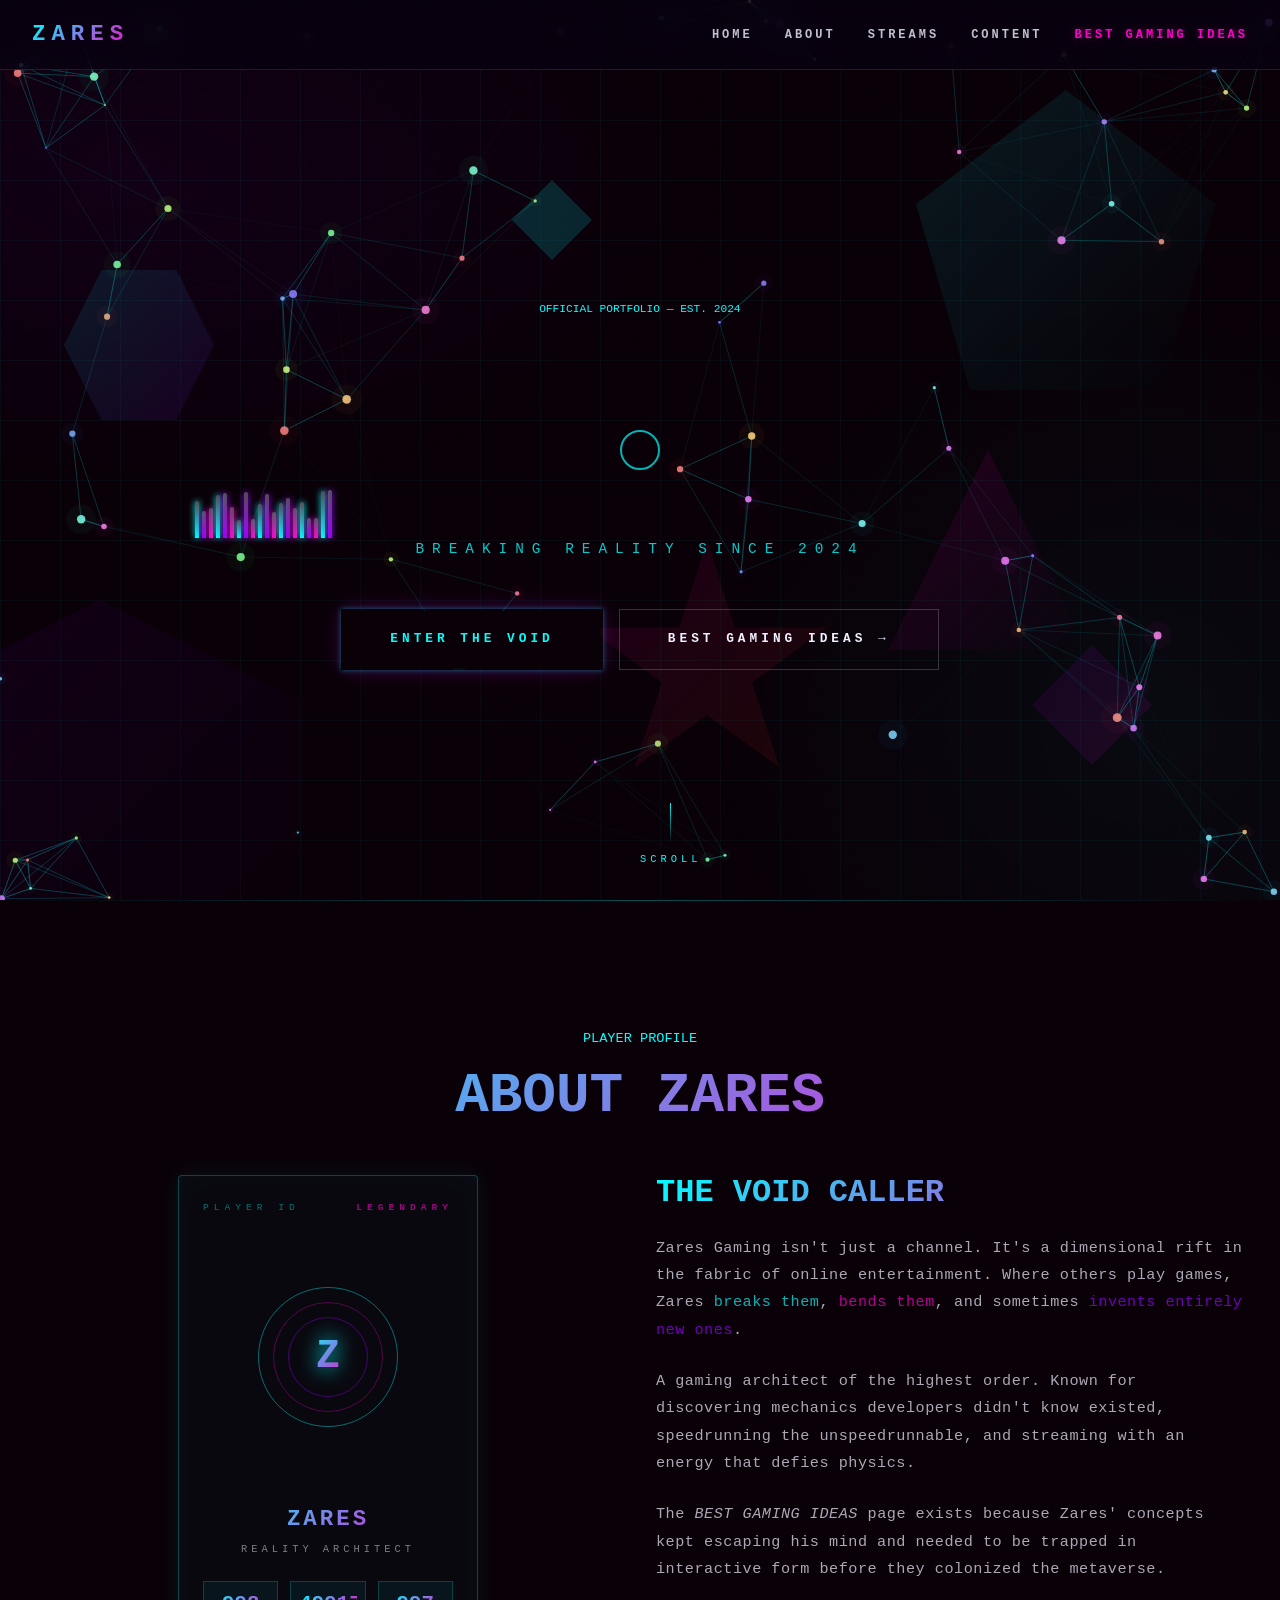
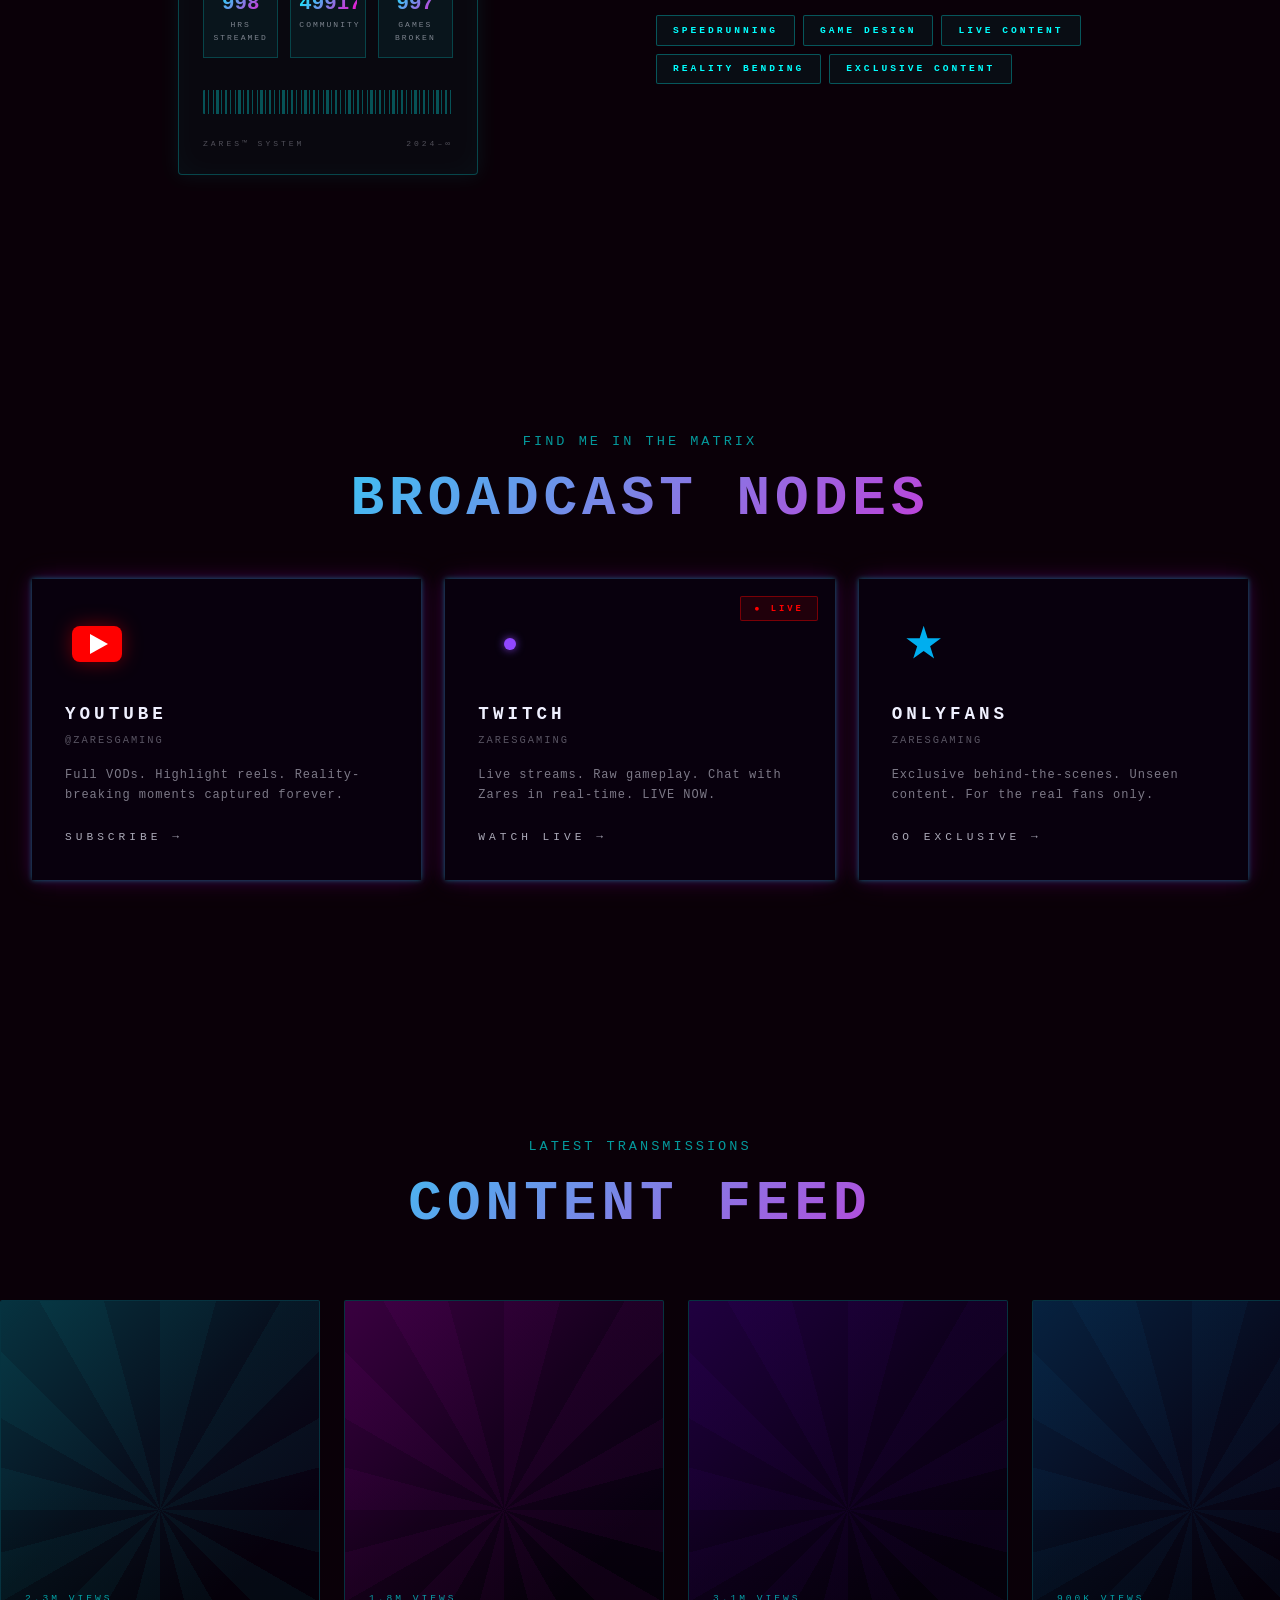
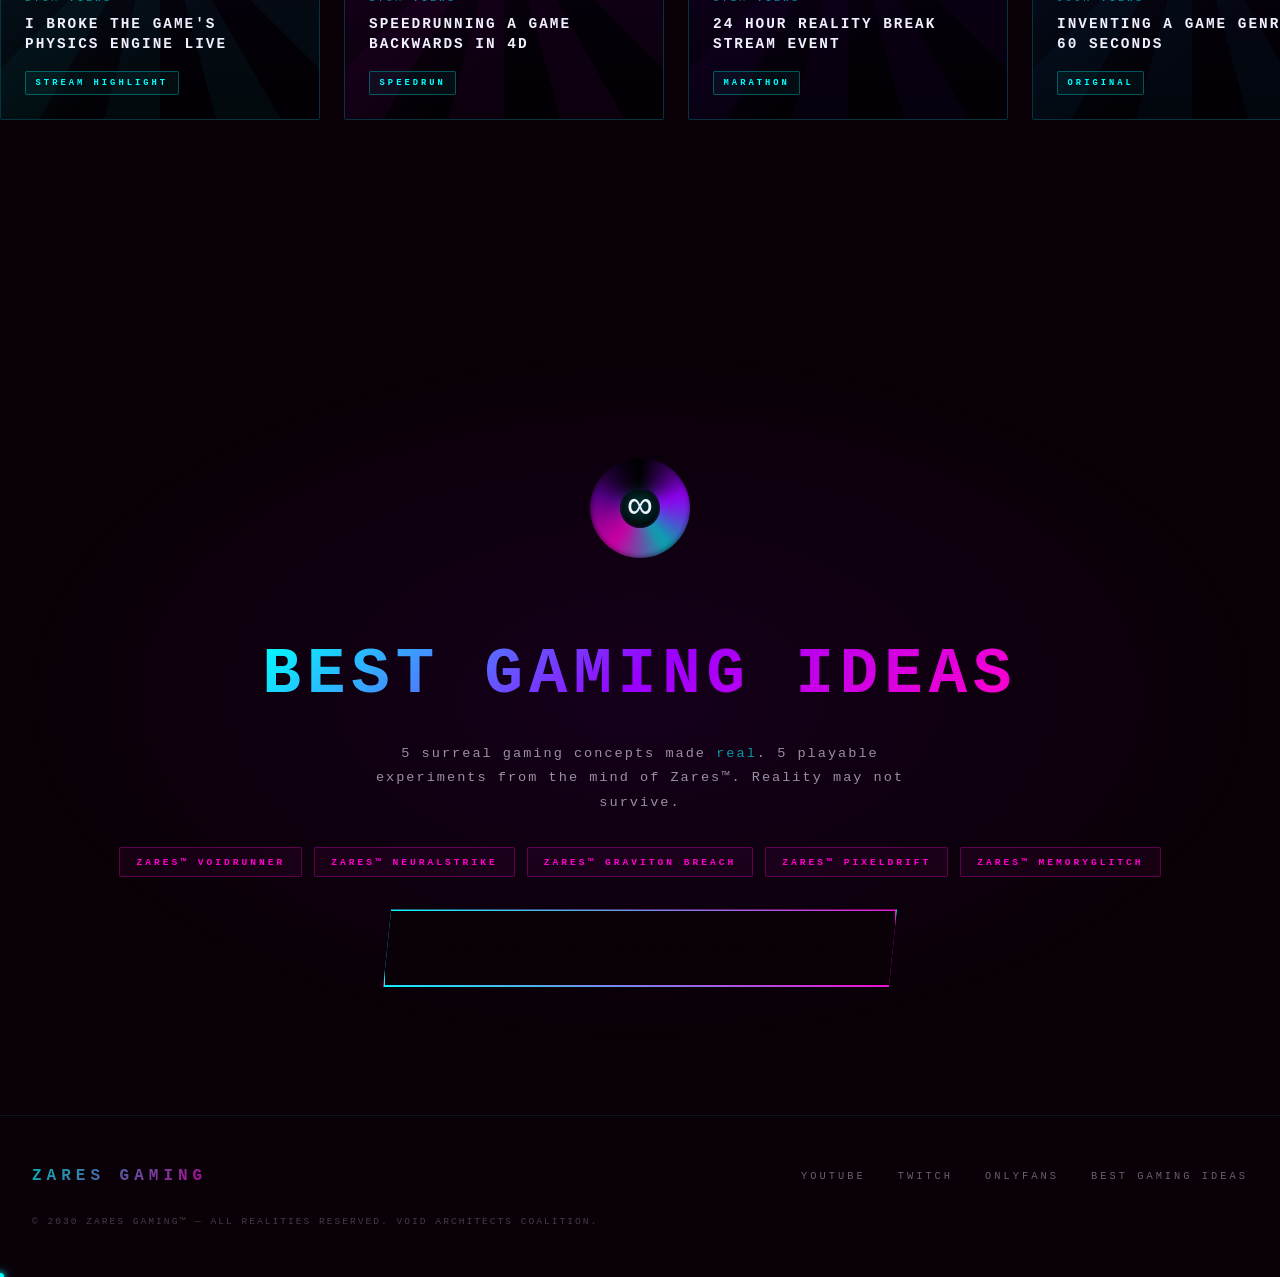
<file: index.html>
<!DOCTYPE html>
<html lang="en">
<head>
  <meta charset="UTF-8">
  <meta name="viewport" content="width=device-width, initial-scale=1.0">
  <title>ZARES GAMING — BREAK REALITY</title>
  <meta name="description" content="Official portfolio of Zares Gaming. Streamer. Creator. Reality Breaker.">
  <link rel="stylesheet" href="styles.css">
  <!-- Inline the favicon as a data URI: a small cyan Z on black -->
  <link rel="icon" href="data:image/svg+xml,<svg xmlns='http://www.w3.org/2000/svg' viewBox='0 0 100 100'><rect fill='%230a0008' width='100' height='100'/><text y='.9em' font-size='90' fill='%2300ffff'>Z</text></svg>">
</head>
<body>

  <!-- ============================================================
       LOADING SCREEN
       ============================================================ -->
  <div id="loading-screen" role="status" aria-label="Loading ZARES Gaming">
    <div class="loading-content">
      <div class="loading-logo glitch" data-text="ZARES">ZARES</div>
      <div class="loading-sub quantum-dissolve">INITIALIZING ZARES PROTOCOL...</div>
      <div class="loading-bar-wrap" role="progressbar" aria-valuemin="0" aria-valuemax="100" aria-valuenow="0" aria-labelledby="loading-percent">
        <div class="loading-bar" id="loading-bar"></div>
      </div>
      <div class="loading-percent" id="loading-percent">0%</div>
    </div>
  </div>

  <!-- ============================================================
       NAVIGATION
       ============================================================ -->
  <nav id="nav" role="navigation" aria-label="Main navigation">
    <div class="container nav-inner">
      <a href="index.html" class="nav-logo glitch" data-text="ZARES" aria-label="ZARES Gaming — Home">ZARES</a>
      <button class="hamburger" id="hamburger" aria-label="Toggle navigation menu" aria-expanded="false" aria-controls="nav-links">
        <span></span><span></span><span></span>
      </button>
      <ul class="nav-links" id="nav-links" role="list">
        <li role="listitem"><a href="#hero">HOME</a></li>
        <li role="listitem"><a href="#about">ABOUT</a></li>
        <li role="listitem"><a href="#platforms">STREAMS</a></li>
        <li role="listitem"><a href="#content">CONTENT</a></li>
        <li role="listitem"><a href="gaming-ideas.html" class="nav-ideas">BEST GAMING IDEAS</a></li>
      </ul>
    </div>
  </nav>

  <!-- ============================================================
       HERO SECTION
       ============================================================ -->
  <section id="hero" aria-label="Hero — ZARES Gaming">
    <div id="hero-shapes" aria-hidden="true">
      <!-- Geometric floating shapes - JS adds parallax -->
      <div class="shape shape-1" data-speed="0.03"></div>
      <div class="shape shape-2" data-speed="0.05"></div>
      <div class="shape shape-3" data-speed="0.07"></div>
      <div class="shape shape-4" data-speed="0.04"></div>
      <div class="shape shape-5" data-speed="0.06"></div>
      <div class="shape shape-6" data-speed="0.02"></div>
      <div class="shape shape-7" data-speed="0.08"></div>
    </div>
    <!-- Fake visualizer bars - JS inserts them -->
    <div id="hero-visualizer" aria-hidden="true"></div>

    <div class="container hero-content">
      <div class="hero-eyebrow quantum-dissolve">OFFICIAL PORTFOLIO — EST. 2024</div>
      <h1 class="hero-title">
        <span class="title-line-1 glitch" data-text="ZARES">ZARES</span>
        <span class="title-line-2 glitch" data-text="GAMING">GAMING</span>
      </h1>
      <p class="hero-tagline">BREAKING REALITY SINCE 2024</p>
      <div class="hero-actions">
        <a href="#platforms" class="btn-primary plasma-border">ENTER THE VOID</a>
        <a href="gaming-ideas.html" class="btn-secondary">BEST GAMING IDEAS →</a>
      </div>
    </div>

    <div class="scroll-indicator" aria-hidden="true">
      <div class="scroll-line"></div>
      <span>SCROLL</span>
    </div>
  </section>

  <!-- ============================================================
       ABOUT SECTION
       ============================================================ -->
  <section id="about" aria-labelledby="about-heading">
    <div class="container">
      <div class="section-header">
        <p class="section-sub quantum-dissolve">PLAYER PROFILE</p>
        <h2 class="section-title quantum-dissolve" id="about-heading">ABOUT ZARES</h2>
      </div>
      <div class="grid-2 about-grid">

        <!-- Left: Holographic ID Card -->
        <div class="id-card-wrap">
          <div class="id-card holo-card" role="img" aria-label="ZARES Player ID card — Legendary tier, Reality Architect">
            <div class="id-card-header">
              <span class="id-label">PLAYER ID</span>
              <span class="id-class">LEGENDARY</span>
            </div>
            <div class="id-avatar" aria-hidden="true">
              <!-- CSS-generated avatar placeholder -->
              <div class="avatar-rings">
                <div class="ring ring-1"></div>
                <div class="ring ring-2"></div>
                <div class="ring ring-3"></div>
                <div class="avatar-center">Z</div>
              </div>
            </div>
            <div class="id-name">ZARES</div>
            <div class="id-title">REALITY ARCHITECT</div>
            <div class="id-stats" role="list" aria-label="Player statistics">
              <div class="stat" role="listitem">
                <div class="stat-number" data-target="1000" aria-label="1000 hours streamed">0</div>
                <div class="stat-label">HRS STREAMED</div>
              </div>
              <div class="stat" role="listitem">
                <div class="stat-number" data-target="50000" aria-label="50000 community members">0</div>
                <div class="stat-label">COMMUNITY</div>
              </div>
              <div class="stat" role="listitem">
                <div class="stat-number" data-target="999" aria-label="999 games broken">0</div>
                <div class="stat-label">GAMES BROKEN</div>
              </div>
            </div>
            <div class="id-barcode" aria-hidden="true">
              <!-- CSS barcode pattern -->
              <div class="barcode-inner"></div>
            </div>
            <div class="id-footer">
              <span>ZARES™ SYSTEM</span>
              <span>2024–∞</span>
            </div>
          </div>
        </div>

        <!-- Right: Text Content -->
        <div class="about-text">
          <h3 class="about-heading quantum-dissolve">The Void Caller</h3>
          <p class="about-para">Zares Gaming isn't just a channel. It's a dimensional rift in the fabric of online entertainment. Where others play games, Zares <span class="text-cyan">breaks them</span>, <span class="text-magenta">bends them</span>, and sometimes <span class="text-purple">invents entirely new ones</span>.</p>
          <p class="about-para">A gaming architect of the highest order. Known for discovering mechanics developers didn't know existed, speedrunning the unspeedrunnable, and streaming with an energy that defies physics.</p>
          <p class="about-para">The <em>BEST GAMING IDEAS</em> page exists because Zares' concepts kept escaping his mind and needed to be trapped in interactive form before they colonized the metaverse.</p>
          <div class="about-skills" role="list" aria-label="Skills">
            <div class="skill-tag" role="listitem">SPEEDRUNNING</div>
            <div class="skill-tag" role="listitem">GAME DESIGN</div>
            <div class="skill-tag" role="listitem">LIVE CONTENT</div>
            <div class="skill-tag" role="listitem">REALITY BENDING</div>
            <div class="skill-tag" role="listitem">EXCLUSIVE CONTENT</div>
          </div>
        </div>

      </div>
    </div>
  </section>

  <!-- ============================================================
       PLATFORMS SECTION
       ============================================================ -->
  <section id="platforms" aria-labelledby="platforms-heading">
    <div class="container">
      <div class="section-header">
        <p class="section-sub">FIND ME IN THE MATRIX</p>
        <h2 class="section-title" id="platforms-heading">BROADCAST NODES</h2>
      </div>
      <div class="grid-3 platforms-grid">

        <!-- YouTube Card -->
        <a href="https://www.youtube.com/@zaresgaming" target="_blank" rel="noopener" class="platform-card platform-youtube holo-card plasma-border" aria-label="ZARES Gaming on YouTube — Subscribe for VODs and highlights">
          <div class="platform-icon" aria-hidden="true">
            <!-- CSS play button triangle -->
            <div class="yt-icon">
              <div class="yt-play"></div>
            </div>
          </div>
          <div class="platform-name">YOUTUBE</div>
          <div class="platform-handle">@ZARESGAMING</div>
          <div class="platform-desc">Full VODs. Highlight reels. Reality-breaking moments captured forever.</div>
          <div class="platform-cta">SUBSCRIBE →</div>
        </a>

        <!-- Twitch Card -->
        <a href="https://www.twitch.tv/zaresgaming" target="_blank" rel="noopener" class="platform-card platform-twitch holo-card plasma-border" aria-label="ZARES Gaming on Twitch — Watch live streams">
          <div class="platform-icon" aria-hidden="true">
            <div class="twitch-icon">
              <!-- CSS broadcast icon -->
              <div class="broadcast-dot"></div>
              <div class="broadcast-ring r1"></div>
              <div class="broadcast-ring r2"></div>
              <div class="broadcast-ring r3"></div>
            </div>
          </div>
          <div class="platform-name">TWITCH</div>
          <div class="platform-handle">ZARESGAMING</div>
          <div class="platform-desc">Live streams. Raw gameplay. Chat with Zares in real-time. LIVE NOW.</div>
          <div class="platform-cta">WATCH LIVE →</div>
          <div class="live-badge" aria-label="Currently live">● LIVE</div>
        </a>

        <!-- OnlyFans Card -->
        <a href="https://www.onlyfans.com/zaresgaming" target="_blank" rel="noopener" class="platform-card platform-onlyfans holo-card plasma-border" aria-label="ZARES Gaming on OnlyFans — Exclusive behind-the-scenes content">
          <div class="platform-icon" aria-hidden="true">
            <div class="of-icon">
              <!-- CSS star/exclusive icon -->
              <div class="star-shape"></div>
            </div>
          </div>
          <div class="platform-name">ONLYFANS</div>
          <div class="platform-handle">ZARESGAMING</div>
          <div class="platform-desc">Exclusive behind-the-scenes. Unseen content. For the real fans only.</div>
          <div class="platform-cta">GO EXCLUSIVE →</div>
        </a>

      </div>
    </div>
  </section>

  <!-- ============================================================
       CONTENT SHOWCASE SECTION
       ============================================================ -->
  <section id="content" aria-labelledby="content-heading">
    <div class="container">
      <div class="section-header">
        <p class="section-sub">LATEST TRANSMISSIONS</p>
        <h2 class="section-title" id="content-heading">CONTENT FEED</h2>
      </div>
    </div>
    <div class="content-scroll-container" role="region" aria-label="Content feed — scroll horizontally to view all">
      <div class="content-track">

        <article class="content-card" style="--card-hue: 180deg;">
          <div class="card-overlay" aria-hidden="true"></div>
          <div class="card-info">
            <div class="card-views">2.3M VIEWS</div>
            <div class="card-title">I BROKE THE GAME'S PHYSICS ENGINE LIVE</div>
            <div class="card-tag">STREAM HIGHLIGHT</div>
          </div>
        </article>

        <article class="content-card" style="--card-hue: 300deg;">
          <div class="card-overlay" aria-hidden="true"></div>
          <div class="card-info">
            <div class="card-views">1.8M VIEWS</div>
            <div class="card-title">SPEEDRUNNING A GAME BACKWARDS IN 4D</div>
            <div class="card-tag">SPEEDRUN</div>
          </div>
        </article>

        <article class="content-card" style="--card-hue: 270deg;">
          <div class="card-overlay" aria-hidden="true"></div>
          <div class="card-info">
            <div class="card-views">3.1M VIEWS</div>
            <div class="card-title">24 HOUR REALITY BREAK STREAM EVENT</div>
            <div class="card-tag">MARATHON</div>
          </div>
        </article>

        <article class="content-card" style="--card-hue: 200deg;">
          <div class="card-overlay" aria-hidden="true"></div>
          <div class="card-info">
            <div class="card-views">900K VIEWS</div>
            <div class="card-title">INVENTING A GAME GENRE IN 60 SECONDS</div>
            <div class="card-tag">ORIGINAL</div>
          </div>
        </article>

        <article class="content-card" style="--card-hue: 320deg;">
          <div class="card-overlay" aria-hidden="true"></div>
          <div class="card-info">
            <div class="card-views">4.7M VIEWS</div>
            <div class="card-title">THE IMPOSSIBLE ACHIEVEMENT NOBODY GOT</div>
            <div class="card-tag">VIRAL</div>
          </div>
        </article>

        <article class="content-card" style="--card-hue: 160deg;">
          <div class="card-overlay" aria-hidden="true"></div>
          <div class="card-info">
            <div class="card-views">1.2M VIEWS</div>
            <div class="card-title">PLAYING IN VOID MODE ONLY ZARES FOUND</div>
            <div class="card-tag">EXCLUSIVE</div>
          </div>
        </article>

      </div>
    </div>
  </section>

  <!-- ============================================================
       BEST GAMING IDEAS TEASER
       ============================================================ -->
  <section id="ideas-teaser" aria-labelledby="ideas-heading">
    <div class="ideas-bg" aria-hidden="true"></div>
    <div class="container ideas-teaser-content">
      <div class="portal-wrap" aria-hidden="true">
        <div class="void-portal portal-outer"></div>
        <div class="void-portal portal-mid"></div>
        <div class="void-portal portal-inner"></div>
        <div class="portal-text">∞</div>
      </div>
      <h2 class="ideas-title glitch" data-text="BEST GAMING IDEAS" id="ideas-heading">BEST GAMING IDEAS</h2>
      <p class="ideas-sub">5 surreal gaming concepts made <span class="text-cyan">real</span>. 5 playable experiments from the mind of Zares™. Reality may not survive.</p>
      <div class="ideas-games-preview" role="list" aria-label="Available games">
        <span class="preview-tag" role="listitem">ZARES™ VOIDRUNNER</span>
        <span class="preview-tag" role="listitem">ZARES™ NEURALSTRIKE</span>
        <span class="preview-tag" role="listitem">ZARES™ GRAVITON BREACH</span>
        <span class="preview-tag" role="listitem">ZARES™ PIXELDRIFT</span>
        <span class="preview-tag" role="listitem">ZARES™ MEMORYGLITCH</span>
      </div>
      <a href="gaming-ideas.html" class="btn-portal plasma-border" aria-label="Enter the Gaming Ideas page — 5 playable game demos">
        <span class="portal-btn-text">ENTER THE IDEAS VOID</span>
        <span class="portal-btn-arrow">⟶</span>
      </a>
    </div>
  </section>

  <!-- ============================================================
       FOOTER
       ============================================================ -->
  <footer id="footer" role="contentinfo">
    <div class="container footer-inner">
      <div class="footer-logo glitch" data-text="ZARES">ZARES GAMING</div>
      <nav class="footer-links" aria-label="Footer navigation">
        <a href="https://www.youtube.com/@zaresgaming" target="_blank" rel="noopener" aria-label="ZARES Gaming on YouTube (opens in new tab)">YOUTUBE</a>
        <a href="https://www.twitch.tv/zaresgaming" target="_blank" rel="noopener" aria-label="ZARES Gaming on Twitch (opens in new tab)">TWITCH</a>
        <a href="https://www.onlyfans.com/zaresgaming" target="_blank" rel="noopener" aria-label="ZARES Gaming on OnlyFans (opens in new tab)">ONLYFANS</a>
        <a href="gaming-ideas.html">BEST GAMING IDEAS</a>
      </nav>
      <p class="footer-copy">© 2030 ZARES GAMING™ — ALL REALITIES RESERVED. VOID ARCHITECTS COALITION.</p>
    </div>
  </footer>

  <script src="main.js"></script>
</body>
</html>
</file>
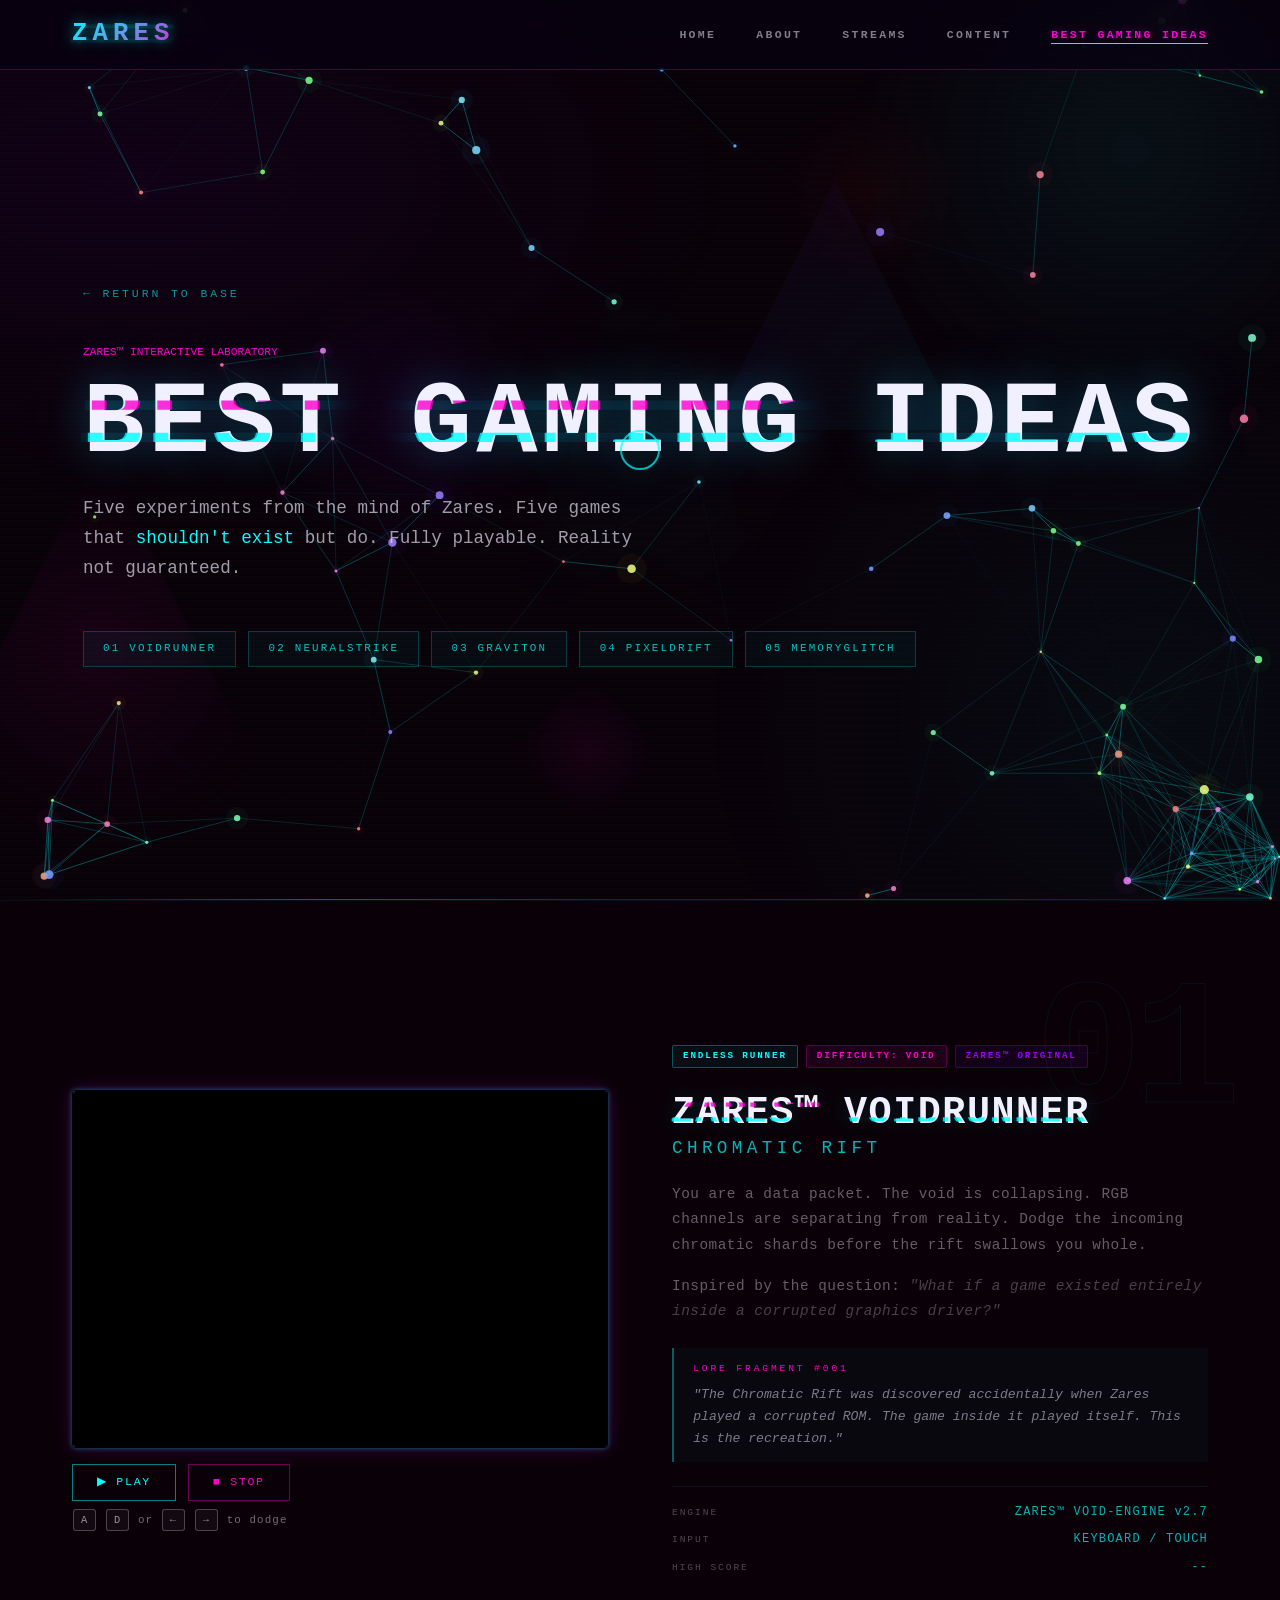
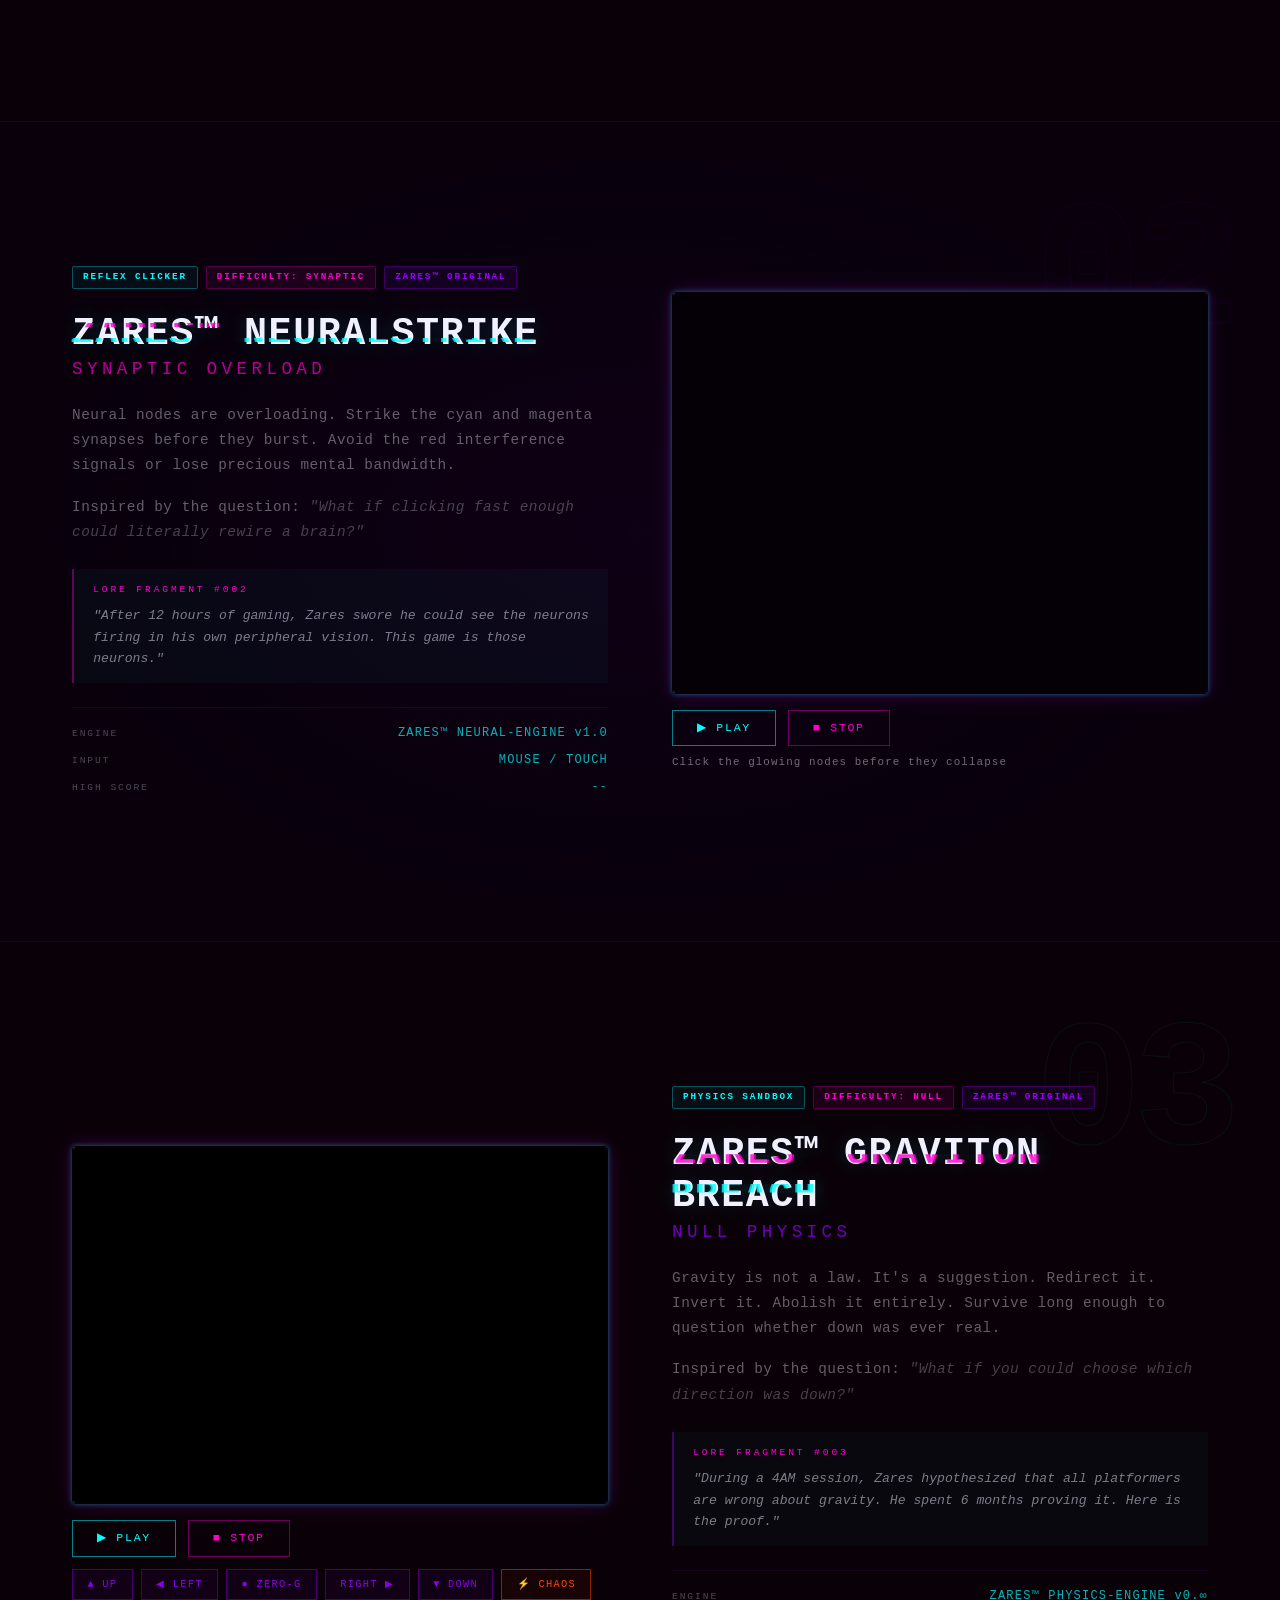
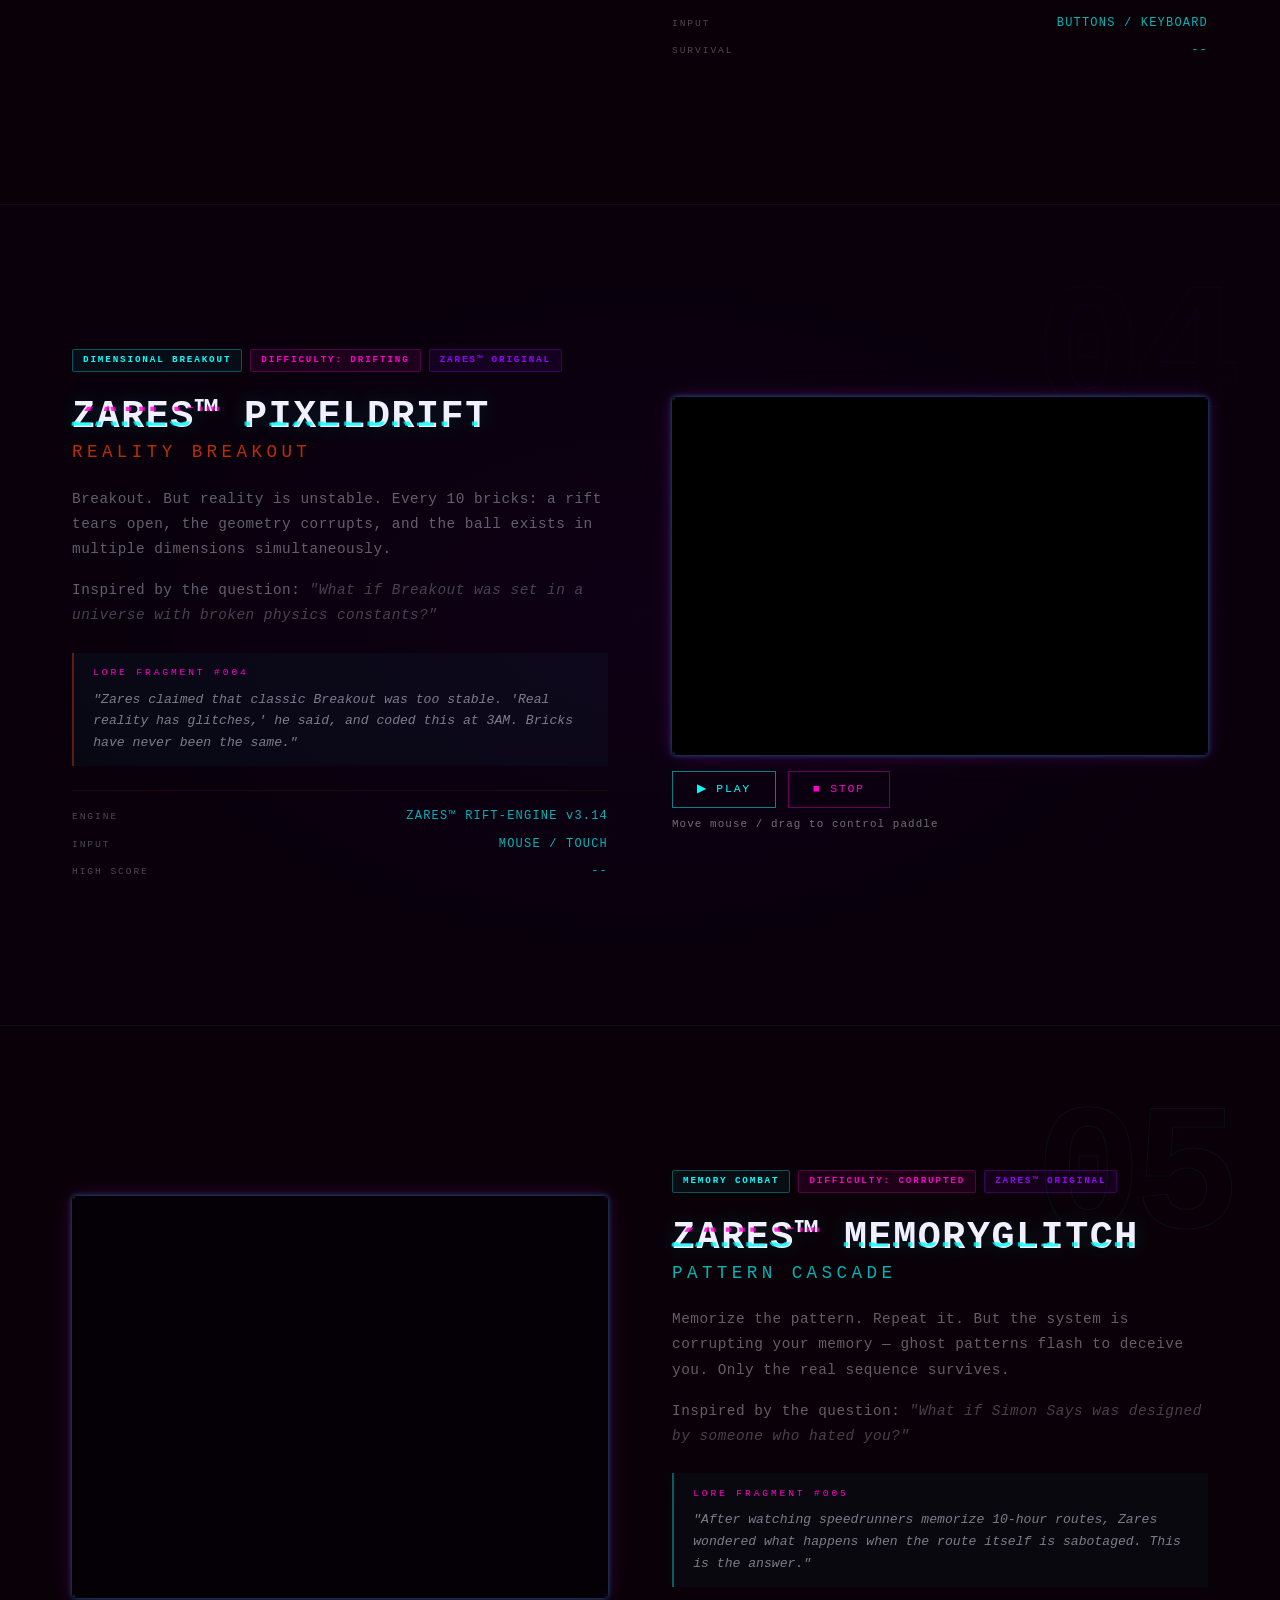
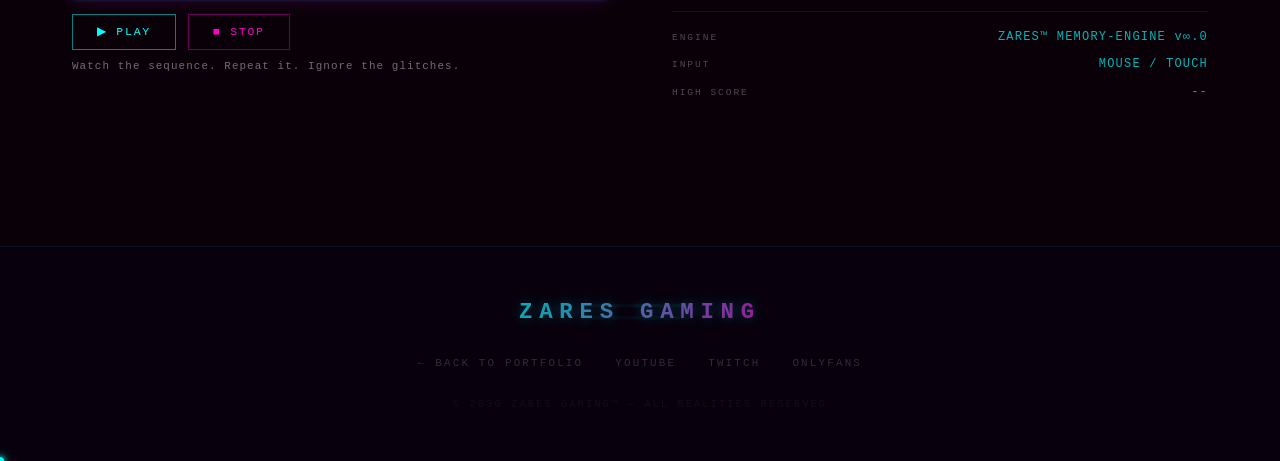
<file: gaming-ideas.html>
<!DOCTYPE html>
<html lang="en">
<head>
  <meta charset="UTF-8">
  <meta name="viewport" content="width=device-width, initial-scale=1.0">
  <title>BEST GAMING IDEAS — ZARES GAMING</title>
  <meta name="description" content="5 surreal, playable gaming concepts from the mind of Zares. Reality may not survive.">
  <link rel="stylesheet" href="styles.css">
  <link rel="icon" href="data:image/svg+xml,<svg xmlns='http://www.w3.org/2000/svg' viewBox='0 0 100 100'><rect fill='%230a0008' width='100' height='100'/><text y='.9em' font-size='90' fill='%2300ffff'>Z</text></svg>">

  <style>
    /* ============================================================
       IDEAS PAGE — SCOPED STYLES
       These styles only apply to gaming-ideas.html.
       All shared design tokens are inherited from styles.css.
       ============================================================ */

    /* ── Page base ─────────────────────────────────────────────── */
    body.ideas-page {
      background: #0a0008;
      color: #f0f0ff;
      font-family: 'Courier New', 'Lucida Console', monospace;
      overflow-x: hidden;
    }

    /* ── Loading Screen ────────────────────────────────────────── */
    #loading-screen {
      position: fixed;
      inset: 0;
      z-index: 99998;
      background: #0a0008;
      display: flex;
      align-items: center;
      justify-content: center;
      flex-direction: column;
      transition: opacity 0.6s ease, visibility 0.6s ease;
    }
    #loading-screen.loaded {
      opacity: 0;
      visibility: hidden;
      pointer-events: none;
    }
    .loading-content {
      text-align: center;
      position: relative;
    }
    .loading-logo {
      font-size: clamp(3rem, 10vw, 7rem);
      font-weight: 900;
      letter-spacing: 0.2em;
      color: #00ffff;
      text-shadow: 0 0 30px #00ffff, 0 0 60px rgba(0,255,255,0.4);
      margin-bottom: 1rem;
    }
    .loading-sub {
      font-size: 0.75rem;
      letter-spacing: 0.4em;
      color: rgba(0,255,255,0.7);
      margin-bottom: 2rem;
      text-transform: uppercase;
    }
    .loading-bar-wrap {
      width: 320px;
      height: 3px;
      background: rgba(0,255,255,0.15);
      border: 1px solid rgba(0,255,255,0.3);
      overflow: hidden;
      margin: 0 auto 1rem;
    }
    .loading-bar {
      height: 100%;
      width: 0%;
      background: linear-gradient(90deg, #00ffff, #ff00cc);
      box-shadow: 0 0 12px #00ffff;
      transition: width 0.05s linear;
    }
    .loading-percent {
      font-size: 0.75rem;
      letter-spacing: 0.3em;
      color: rgba(0,255,255,0.5);
    }

    /* ── Navigation ────────────────────────────────────────────── */
    #nav {
      position: fixed;
      top: 0;
      left: 0;
      right: 0;
      z-index: 1000;
      padding: 1.2rem 0;
      transition: background 0.3s ease, padding 0.3s ease, backdrop-filter 0.3s ease;
    }
    #nav.scrolled {
      background: rgba(10,0,8,0.92);
      backdrop-filter: blur(12px);
      padding: 0.7rem 0;
      border-bottom: 1px solid rgba(0,255,255,0.08);
    }
    .nav-inner {
      display: flex;
      align-items: center;
      justify-content: space-between;
      gap: 2rem;
    }
    .container {
      max-width: 1200px;
      margin: 0 auto;
      padding: 0 2rem;
    }
    .nav-logo {
      font-size: 1.6rem;
      font-weight: 900;
      letter-spacing: 0.2em;
      color: #00ffff;
      text-decoration: none;
      text-shadow: 0 0 14px rgba(0,255,255,0.6);
    }
    .hamburger {
      display: none;
      flex-direction: column;
      gap: 5px;
      background: none;
      border: none;
      cursor: pointer;
      padding: 4px;
    }
    .hamburger span {
      display: block;
      width: 24px;
      height: 2px;
      background: #00ffff;
      transition: transform 0.3s ease, opacity 0.3s ease;
    }
    #nav.menu-open .hamburger span:nth-child(1) { transform: translateY(7px) rotate(45deg); }
    #nav.menu-open .hamburger span:nth-child(2) { opacity: 0; }
    #nav.menu-open .hamburger span:nth-child(3) { transform: translateY(-7px) rotate(-45deg); }

    .nav-links {
      display: flex;
      list-style: none;
      margin: 0;
      padding: 0;
      gap: 2.5rem;
      align-items: center;
    }
    .nav-links a {
      font-size: 0.72rem;
      letter-spacing: 0.2em;
      color: rgba(240,240,255,0.65);
      text-decoration: none;
      text-transform: uppercase;
      transition: color 0.2s ease, text-shadow 0.2s ease;
    }
    .nav-links a:hover,
    .nav-links a.nav-active {
      color: #00ffff;
      text-shadow: 0 0 10px rgba(0,255,255,0.6);
    }
    .nav-links a.nav-ideas {
      color: #ff00cc;
      text-shadow: 0 0 8px rgba(255,0,204,0.4);
    }
    .nav-links a.nav-active {
      border-bottom: 1px solid #00ffff;
      padding-bottom: 2px;
    }

    @media (max-width: 768px) {
      .hamburger { display: flex; }
      .nav-links {
        position: absolute;
        top: 100%;
        left: 0;
        right: 0;
        flex-direction: column;
        background: rgba(10,0,8,0.97);
        border-bottom: 1px solid rgba(0,255,255,0.12);
        padding: 1.5rem 2rem;
        gap: 1.2rem;
        align-items: flex-start;
        opacity: 0;
        pointer-events: none;
        transform: translateY(-10px);
        transition: opacity 0.3s ease, transform 0.3s ease;
      }
      #nav.menu-open .nav-links {
        opacity: 1;
        pointer-events: all;
        transform: translateY(0);
      }
    }

    /* ── Shared text utilities ─────────────────────────────────── */
    .text-cyan    { color: #00ffff; }
    .text-magenta { color: #ff00cc; }
    .text-purple  { color: #9900ff; }
    .text-orange  { color: #ff4400; }

    /* ── Glitch element ────────────────────────────────────────── */
    .glitch {
      position: relative;
    }

    /* ── Plasma border ─────────────────────────────────────────── */
    .plasma-border {
      position: relative;
    }
    .plasma-border::before {
      content: '';
      position: absolute;
      inset: -1px;
      border-radius: inherit;
      padding: 1px;
      background: linear-gradient(90deg, #00ffff, #9900ff, #ff00cc, #00ffff);
      background-size: 300% 100%;
      animation: plasmaBorderAnim 3s linear infinite;
      -webkit-mask:
        linear-gradient(#fff 0 0) content-box,
        linear-gradient(#fff 0 0);
      -webkit-mask-composite: xor;
      mask-composite: exclude;
      pointer-events: none;
      z-index: 1;
    }
    @keyframes plasmaBorderAnim {
      0%   { background-position: 0% 50%; }
      100% { background-position: 300% 50%; }
    }

    /* ── Quantum dissolve ──────────────────────────────────────── */
    .quantum-dissolve {
      opacity: 0;
      filter: blur(4px);
      transform: translateY(12px);
      transition: opacity 0.7s ease, filter 0.7s ease, transform 0.7s ease;
    }
    .quantum-dissolve.is-visible {
      opacity: 1;
      filter: blur(0);
      transform: translateY(0);
    }

    /* ============================================================
       IDEAS HERO SECTION
       ============================================================ */
    #ideas-hero {
      position: relative;
      min-height: 100vh;
      display: flex;
      align-items: center;
      overflow: hidden;
      padding-top: 80px;
    }

    .ideas-hero-bg {
      position: absolute;
      inset: 0;
      pointer-events: none;
      z-index: 0;
    }

    /* Geometric floating shapes */
    .shape {
      position: absolute;
      border-radius: 50%;
      opacity: 0.06;
      will-change: transform;
    }
    .shape-1 {
      width: 600px; height: 600px;
      top: -150px; right: -150px;
      background: radial-gradient(circle, #00ffff 0%, transparent 70%);
    }
    .shape-2 {
      width: 400px; height: 400px;
      bottom: -100px; left: -100px;
      background: radial-gradient(circle, #ff00cc 0%, transparent 70%);
    }
    .shape-3 {
      width: 300px; height: 300px;
      top: 30%; left: 20%;
      background: radial-gradient(circle, #9900ff 0%, transparent 70%);
      border-radius: 30% 70% 70% 30% / 30% 30% 70% 70%;
    }
    .shape-4 {
      width: 200px; height: 200px;
      top: 10%; left: 60%;
      background: radial-gradient(circle, #ff4400 0%, transparent 70%);
      border-radius: 0;
      transform: rotate(45deg);
      opacity: 0.04;
    }
    .shape-5 {
      width: 500px; height: 500px;
      top: 50%; left: 50%;
      transform: translate(-50%, -50%);
      background: radial-gradient(circle, #00ffff 0%, transparent 60%);
      opacity: 0.02;
    }
    .shape-6 {
      width: 150px; height: 150px;
      top: 75%; right: 10%;
      background: radial-gradient(circle, #ff00cc 0%, transparent 70%);
      border-radius: 20% 80% 60% 40% / 40% 60% 40% 60%;
    }
    .shape-7 {
      width: 250px; height: 250px;
      top: 20%; right: 25%;
      background: linear-gradient(135deg, #9900ff, #00ffff);
      border-radius: 0;
      clip-path: polygon(50% 0%, 100% 100%, 0% 100%);
      opacity: 0.04;
    }

    /* Scanline overlay */
    .ideas-hero-bg::after {
      content: '';
      position: absolute;
      inset: 0;
      background: repeating-linear-gradient(
        0deg,
        transparent,
        transparent 2px,
        rgba(0,255,255,0.012) 2px,
        rgba(0,255,255,0.012) 4px
      );
      pointer-events: none;
    }

    .ideas-hero-content {
      position: relative;
      z-index: 2;
      padding-top: 4rem;
      padding-bottom: 6rem;
    }

    .back-link {
      display: inline-flex;
      align-items: center;
      gap: 0.5rem;
      font-size: 0.72rem;
      letter-spacing: 0.25em;
      color: rgba(0,255,255,0.6);
      text-decoration: none;
      text-transform: uppercase;
      margin-bottom: 2.5rem;
      transition: color 0.2s ease, text-shadow 0.2s ease;
    }
    .back-link:hover {
      color: #00ffff;
      text-shadow: 0 0 10px rgba(0,255,255,0.5);
    }

    .section-sub {
      font-size: 0.7rem;
      letter-spacing: 0.5em;
      text-transform: uppercase;
      color: #ff00cc;
      margin-bottom: 1rem;
    }

    .ideas-main-title {
      font-size: clamp(2.5rem, 8vw, 7rem);
      font-weight: 900;
      letter-spacing: 0.04em;
      line-height: 0.9;
      text-transform: uppercase;
      color: #f0f0ff;
      margin: 0 0 1.5rem;
      text-shadow:
        0 0 40px rgba(0,255,255,0.25),
        0 0 80px rgba(153,0,255,0.15);
    }

    .ideas-hero-sub {
      font-size: clamp(0.9rem, 2vw, 1.1rem);
      line-height: 1.7;
      color: rgba(240,240,255,0.65);
      max-width: 580px;
      margin-bottom: 3rem;
    }

    .ideas-quick-nav {
      display: flex;
      flex-wrap: wrap;
      gap: 0.75rem;
    }

    .quick-nav-btn {
      display: inline-block;
      padding: 0.5rem 1.2rem;
      font-size: 0.68rem;
      letter-spacing: 0.2em;
      text-transform: uppercase;
      color: rgba(0,255,255,0.75);
      text-decoration: none;
      border: 1px solid rgba(0,255,255,0.2);
      background: rgba(0,255,255,0.04);
      transition: all 0.2s ease;
      position: relative;
      overflow: hidden;
    }
    .quick-nav-btn::before {
      content: '';
      position: absolute;
      inset: 0;
      background: rgba(0,255,255,0.08);
      transform: translateX(-100%);
      transition: transform 0.2s ease;
    }
    .quick-nav-btn:hover {
      color: #00ffff;
      border-color: rgba(0,255,255,0.6);
      text-shadow: 0 0 8px rgba(0,255,255,0.5);
      box-shadow: 0 0 12px rgba(0,255,255,0.15);
    }
    .quick-nav-btn:hover::before {
      transform: translateX(0);
    }

    /* Hero accent line */
    #ideas-hero::after {
      content: '';
      position: absolute;
      bottom: 0;
      left: 0;
      right: 0;
      height: 1px;
      background: linear-gradient(90deg, transparent, #00ffff, #9900ff, #ff00cc, transparent);
      opacity: 0.4;
    }

    /* ============================================================
       GAME SECTIONS
       ============================================================ */
    .game-section {
      position: relative;
      padding: 8rem 0;
      overflow: hidden;
    }

    .game-section::before {
      content: '';
      position: absolute;
      top: 0;
      left: 0;
      right: 0;
      height: 1px;
      background: linear-gradient(90deg, transparent, rgba(0,255,255,0.15), transparent);
    }

    /* Alternate section background */
    .section-alt {
      background: rgba(8,0,16,0.6);
    }
    .section-alt::after {
      content: '';
      position: absolute;
      inset: 0;
      background: radial-gradient(ellipse at 50% 50%, rgba(153,0,255,0.04) 0%, transparent 70%);
      pointer-events: none;
      z-index: 0;
    }

    /* Big background number */
    .game-number {
      position: absolute;
      top: 4rem;
      right: 3rem;
      font-size: clamp(5rem, 14vw, 12rem);
      font-weight: 900;
      letter-spacing: -0.05em;
      color: transparent;
      -webkit-text-stroke: 1px rgba(0,255,255,0.06);
      user-select: none;
      pointer-events: none;
      line-height: 1;
      z-index: 0;
    }

    .section-alt .game-number {
      -webkit-text-stroke: 1px rgba(153,0,255,0.06);
    }

    /* Game layout grid */
    .game-layout {
      display: grid;
      gap: 4rem;
      align-items: center;
      position: relative;
      z-index: 2;
    }
    .game-layout-left  { grid-template-columns: 1fr 1fr; }
    .game-layout-right { grid-template-columns: 1fr 1fr; }

    @media (max-width: 900px) {
      .game-layout-left,
      .game-layout-right {
        grid-template-columns: 1fr;
      }
      /* On mobile, canvas side always comes first */
      .game-layout-right .game-info-side {
        order: 2;
      }
      .game-layout-right .game-canvas-side {
        order: 1;
      }
    }

    /* ── Canvas wrapper ─────────────────────────────────────────── */
    .game-canvas-wrapper {
      position: relative;
      border-radius: 4px;
      overflow: hidden;
      background: #050005;
      line-height: 0;
    }
    .game-canvas-wrapper canvas {
      display: block;
      width: 100%;
      height: auto;
      max-height: 400px;
      object-fit: cover;
    }
    .dom-game-wrapper {
      min-height: 400px;
      display: flex;
      align-items: center;
      justify-content: center;
    }
    .dom-game-wrapper > div {
      width: 100%;
      min-height: 400px;
    }

    /* ── Game controls ──────────────────────────────────────────── */
    .game-controls {
      display: flex;
      gap: 0.75rem;
      margin-top: 1rem;
    }
    .game-btn {
      padding: 0.5rem 1.5rem;
      font-family: 'Courier New', monospace;
      font-size: 0.72rem;
      letter-spacing: 0.15em;
      text-transform: uppercase;
      border: 1px solid currentColor;
      background: transparent;
      cursor: pointer;
      transition: all 0.2s ease;
    }
    .btn-play {
      color: #00ffff;
      border-color: rgba(0,255,255,0.5);
    }
    .btn-play:hover {
      background: rgba(0,255,255,0.1);
      box-shadow: 0 0 16px rgba(0,255,255,0.3);
    }
    .btn-stop {
      color: #ff00cc;
      border-color: rgba(255,0,204,0.4);
    }
    .btn-stop:hover {
      background: rgba(255,0,204,0.1);
      box-shadow: 0 0 16px rgba(255,0,204,0.3);
    }

    /* ── Key badges ─────────────────────────────────────────────── */
    .game-keys {
      font-size: 0.68rem;
      letter-spacing: 0.1em;
      color: rgba(240,240,255,0.45);
      margin-top: 0.5rem;
    }
    .key-badge {
      display: inline-block;
      padding: 2px 7px;
      border: 1px solid rgba(240,240,255,0.25);
      border-radius: 3px;
      font-size: 0.65rem;
      margin: 0 1px;
      color: rgba(240,240,255,0.6);
      background: rgba(240,240,255,0.04);
    }

    /* ── Gravity direction buttons (Graviton) ───────────────────── */
    .graviton-directions {
      display: flex;
      flex-wrap: wrap;
      gap: 0.5rem;
      margin-top: 0.75rem;
    }
    .dir-btn {
      padding: 0.4rem 0.9rem;
      font-family: 'Courier New', monospace;
      font-size: 0.65rem;
      letter-spacing: 0.12em;
      text-transform: uppercase;
      border: 1px solid rgba(153,0,255,0.4);
      background: rgba(153,0,255,0.06);
      color: rgba(153,0,255,0.9);
      cursor: pointer;
      transition: all 0.2s ease;
    }
    .dir-btn:hover {
      background: rgba(153,0,255,0.15);
      box-shadow: 0 0 12px rgba(153,0,255,0.3);
      color: #cc44ff;
    }
    .chaos-btn {
      border-color: rgba(255,68,0,0.5);
      color: #ff4400;
      background: rgba(255,68,0,0.06);
    }
    .chaos-btn:hover {
      background: rgba(255,68,0,0.15);
      box-shadow: 0 0 16px rgba(255,68,0,0.4);
    }

    /* ── Game info side ─────────────────────────────────────────── */
    .game-info-side {
      padding: 1rem 0;
    }

    /* Game badges */
    .game-badges {
      display: flex;
      flex-wrap: wrap;
      gap: 0.5rem;
      margin-bottom: 1.5rem;
    }
    .game-badge {
      font-size: 0.58rem;
      letter-spacing: 0.2em;
      text-transform: uppercase;
      padding: 3px 10px;
      border-radius: 2px;
    }
    .badge-genre {
      background: rgba(0,255,255,0.1);
      border: 1px solid rgba(0,255,255,0.3);
      color: #00ffff;
    }
    .badge-diff {
      background: rgba(255,0,204,0.08);
      border: 1px solid rgba(255,0,204,0.25);
      color: #ff00cc;
    }
    .badge-zares {
      background: rgba(153,0,255,0.08);
      border: 1px solid rgba(153,0,255,0.3);
      color: #9900ff;
    }

    /* Game title */
    .game-title {
      font-size: clamp(1.5rem, 3.5vw, 2.4rem);
      font-weight: 900;
      letter-spacing: 0.04em;
      text-transform: uppercase;
      color: #f0f0ff;
      margin: 0 0 0.3rem;
      line-height: 1.1;
      text-shadow: 0 0 20px rgba(0,255,255,0.15);
    }

    .game-subtitle {
      font-size: clamp(0.85rem, 2vw, 1.1rem);
      letter-spacing: 0.25em;
      text-transform: uppercase;
      margin: 0 0 1.5rem;
      font-weight: 400;
    }

    .game-description {
      font-size: 0.9rem;
      line-height: 1.75;
      color: rgba(240,240,255,0.65);
      margin-bottom: 1rem;
    }
    .game-description em {
      color: rgba(240,240,255,0.45);
      font-style: italic;
    }

    /* ── Lore box ────────────────────────────────────────────────── */
    .game-lore {
      border-left: 2px solid rgba(0,255,255,0.2);
      padding: 0.8rem 1.2rem;
      margin: 1.5rem 0;
      background: rgba(0,255,255,0.03);
    }
    .lore-label {
      font-size: 0.6rem;
      letter-spacing: 0.3em;
      text-transform: uppercase;
      color: #ff00cc;
      margin-bottom: 0.5rem;
    }
    .lore-text {
      font-size: 0.82rem;
      line-height: 1.65;
      color: rgba(240,240,255,0.5);
      font-style: italic;
    }

    /* ── Game specs ──────────────────────────────────────────────── */
    .game-specs {
      margin-top: 1.5rem;
      border-top: 1px solid rgba(0,255,255,0.08);
      padding-top: 1rem;
      display: flex;
      flex-direction: column;
      gap: 0.5rem;
    }
    .spec {
      display: flex;
      justify-content: space-between;
      align-items: baseline;
      gap: 1rem;
    }
    .spec-label {
      font-size: 0.6rem;
      letter-spacing: 0.2em;
      text-transform: uppercase;
      color: rgba(240,240,255,0.3);
      white-space: nowrap;
    }
    .spec-val {
      font-size: 0.75rem;
      letter-spacing: 0.1em;
      color: rgba(0,255,255,0.7);
      text-align: right;
    }

    /* ── Individual section accent colours ──────────────────────── */
    #section-voidrunner .game-lore  { border-left-color: rgba(0,255,255,0.35); }
    #section-neuralstrike .game-lore { border-left-color: rgba(255,0,204,0.35); }
    #section-graviton .game-lore    { border-left-color: rgba(153,0,255,0.35); }
    #section-pixeldrift .game-lore  { border-left-color: rgba(255,68,0,0.35); }
    #section-memoryglitch .game-lore { border-left-color: rgba(0,255,255,0.35); }

    #section-neuralstrike .game-specs  { border-top-color: rgba(255,0,204,0.1); }
    #section-graviton .game-specs      { border-top-color: rgba(153,0,255,0.1); }
    #section-pixeldrift .game-specs    { border-top-color: rgba(255,68,0,0.1); }

    /* ============================================================
       FOOTER
       ============================================================ */
    #footer {
      padding: 3rem 0;
      border-top: 1px solid rgba(0,255,255,0.08);
      background: rgba(8,0,16,0.8);
    }
    .footer-inner {
      display: flex;
      flex-direction: column;
      align-items: center;
      gap: 1.5rem;
      text-align: center;
    }
    .footer-logo {
      font-size: 1.4rem;
      font-weight: 900;
      letter-spacing: 0.3em;
      color: #00ffff;
      text-shadow: 0 0 12px rgba(0,255,255,0.4);
    }
    .footer-links {
      display: flex;
      flex-wrap: wrap;
      gap: 2rem;
      justify-content: center;
    }
    .footer-links a {
      font-size: 0.68rem;
      letter-spacing: 0.2em;
      text-transform: uppercase;
      color: rgba(240,240,255,0.45);
      text-decoration: none;
      transition: color 0.2s ease, text-shadow 0.2s ease;
    }
    .footer-links a:hover {
      color: #00ffff;
      text-shadow: 0 0 8px rgba(0,255,255,0.4);
    }
    .footer-copy {
      font-size: 0.65rem;
      letter-spacing: 0.2em;
      text-transform: uppercase;
      color: rgba(240,240,255,0.2);
      margin: 0;
    }

    /* ============================================================
       SECTION DIVIDERS — decorative glitch lines between sections
       ============================================================ */
    .game-section + .game-section::before {
      background: linear-gradient(90deg, transparent, rgba(153,0,255,0.2), rgba(0,255,255,0.2), transparent);
    }

    /* ============================================================
       RESPONSIVE ADJUSTMENTS
       ============================================================ */
    @media (max-width: 900px) {
      .game-section { padding: 5rem 0; }
      .game-number { font-size: 5rem; top: 2rem; right: 1rem; }
      .game-layout { gap: 2.5rem; }
    }
    @media (max-width: 600px) {
      .ideas-quick-nav { gap: 0.5rem; }
      .quick-nav-btn { font-size: 0.6rem; padding: 0.4rem 0.8rem; }
      .game-badges { gap: 0.4rem; }
      .graviton-directions { gap: 0.4rem; }
      .dir-btn { padding: 0.35rem 0.7rem; font-size: 0.6rem; }
    }
  </style>
</head>
<body class="ideas-page">

  <!-- ============================================================
       LOADING SCREEN
       ============================================================ -->
  <div id="loading-screen" role="status" aria-label="Loading ZARES Gaming Ideas">
    <div class="loading-content">
      <div class="loading-logo glitch" data-text="ZARES">ZARES</div>
      <div class="loading-sub quantum-dissolve">LOADING GAMING LABORATORY...</div>
      <div class="loading-bar-wrap" role="progressbar" aria-valuemin="0" aria-valuemax="100" aria-valuenow="0" aria-labelledby="loading-percent">
        <div class="loading-bar" id="loading-bar"></div>
      </div>
      <div class="loading-percent" id="loading-percent">0%</div>
    </div>
  </div>

  <!-- ============================================================
       NAVIGATION
       ============================================================ -->
  <nav id="nav" role="navigation" aria-label="Main navigation">
    <div class="container nav-inner">
      <a href="index.html" class="nav-logo glitch" data-text="ZARES" aria-label="ZARES Gaming — Home">ZARES</a>
      <button class="hamburger" id="hamburger" aria-label="Toggle navigation menu" aria-expanded="false" aria-controls="nav-links">
        <span></span><span></span><span></span>
      </button>
      <ul class="nav-links" id="nav-links" role="list">
        <li role="listitem"><a href="index.html">HOME</a></li>
        <li role="listitem"><a href="index.html#about">ABOUT</a></li>
        <li role="listitem"><a href="index.html#platforms">STREAMS</a></li>
        <li role="listitem"><a href="index.html#content">CONTENT</a></li>
        <li role="listitem"><a href="gaming-ideas.html" class="nav-ideas nav-active" aria-current="page">BEST GAMING IDEAS</a></li>
      </ul>
    </div>
  </nav>

  <!-- ============================================================
       HERO SECTION
       ============================================================ -->
  <section id="ideas-hero" aria-label="Best Gaming Ideas — ZARES Gaming">
    <div class="ideas-hero-bg" aria-hidden="true">
      <div class="shape shape-1" data-speed="0.02"></div>
      <div class="shape shape-2" data-speed="0.04"></div>
      <div class="shape shape-3" data-speed="0.06"></div>
      <div class="shape shape-4" data-speed="0.03"></div>
      <div class="shape shape-5" data-speed="0.01"></div>
      <div class="shape shape-6" data-speed="0.05"></div>
      <div class="shape shape-7" data-speed="0.08"></div>
    </div>

    <div class="container ideas-hero-content">
      <a href="index.html" class="back-link" aria-label="Return to main portfolio">← RETURN TO BASE</a>
      <p class="section-sub quantum-dissolve">ZARES™ INTERACTIVE LABORATORY</p>
      <h1 class="ideas-main-title glitch" data-text="BEST GAMING IDEAS">BEST GAMING IDEAS</h1>
      <p class="ideas-hero-sub">
        Five experiments from the mind of Zares. Five games that
        <span class="text-cyan">shouldn't exist</span> but do.
        Fully playable. Reality not guaranteed.
      </p>
      <nav class="ideas-quick-nav" aria-label="Jump to game section">
        <a href="#section-voidrunner"   class="quick-nav-btn">01 VOIDRUNNER</a>
        <a href="#section-neuralstrike" class="quick-nav-btn">02 NEURALSTRIKE</a>
        <a href="#section-graviton"     class="quick-nav-btn">03 GRAVITON</a>
        <a href="#section-pixeldrift"   class="quick-nav-btn">04 PIXELDRIFT</a>
        <a href="#section-memoryglitch" class="quick-nav-btn">05 MEMORYGLITCH</a>
      </nav>
    </div>
  </section>

  <!-- ============================================================
       GAME 01 — ZARES™ VOIDRUNNER: CHROMATIC RIFT
       Layout: canvas left, info right
       ============================================================ -->
  <section class="game-section" id="section-voidrunner" aria-labelledby="title-voidrunner">
    <div class="game-number" aria-hidden="true">01</div>
    <div class="container game-layout game-layout-left">

      <div class="game-canvas-side">
        <div class="game-canvas-wrapper plasma-border" role="img" aria-label="ZARES Voidrunner game canvas">
          <canvas id="canvas-voidrunner" width="600" height="400" aria-label="Voidrunner game — press PLAY to start"></canvas>
        </div>
        <div class="game-controls" id="controls-voidrunner" role="group" aria-label="Voidrunner game controls">
          <button class="game-btn btn-play" onclick="startVoidrunner()" aria-label="Start Voidrunner">▶ PLAY</button>
          <button class="game-btn btn-stop" onclick="stopVoidrunner()" aria-label="Stop Voidrunner">■ STOP</button>
        </div>
        <div class="game-keys" aria-label="Keyboard controls">
          <span class="key-badge" aria-label="A key">A</span>
          <span class="key-badge" aria-label="D key">D</span>
          or
          <span class="key-badge" aria-label="Left arrow">←</span>
          <span class="key-badge" aria-label="Right arrow">→</span>
          to dodge
        </div>
      </div>

      <div class="game-info-side">
        <div class="game-badges" aria-label="Game tags">
          <span class="game-badge badge-genre">ENDLESS RUNNER</span>
          <span class="game-badge badge-diff">DIFFICULTY: VOID</span>
          <span class="game-badge badge-zares">ZARES™ ORIGINAL</span>
        </div>
        <h2 class="game-title glitch" data-text="ZARES™ VOIDRUNNER" id="title-voidrunner">ZARES™ VOIDRUNNER</h2>
        <h3 class="game-subtitle text-cyan">CHROMATIC RIFT</h3>
        <p class="game-description">
          You are a data packet. The void is collapsing. RGB channels are separating from reality.
          Dodge the incoming chromatic shards before the rift swallows you whole.
        </p>
        <p class="game-description">
          Inspired by the question: <em>"What if a game existed entirely inside a corrupted graphics driver?"</em>
        </p>
        <div class="game-lore">
          <div class="lore-label">LORE FRAGMENT #001</div>
          <div class="lore-text">
            "The Chromatic Rift was discovered accidentally when Zares played a corrupted ROM.
            The game inside it played itself. This is the recreation."
          </div>
        </div>
        <div class="game-specs" aria-label="Game specifications">
          <div class="spec">
            <span class="spec-label">ENGINE</span>
            <span class="spec-val">ZARES™ VOID-ENGINE v2.7</span>
          </div>
          <div class="spec">
            <span class="spec-label">INPUT</span>
            <span class="spec-val">KEYBOARD / TOUCH</span>
          </div>
          <div class="spec">
            <span class="spec-label">HIGH SCORE</span>
            <span class="spec-val" id="hs-voidrunner" aria-live="polite">--</span>
          </div>
        </div>
      </div>

    </div>
  </section>

  <!-- ============================================================
       GAME 02 — ZARES™ NEURALSTRIKE: SYNAPTIC OVERLOAD
       Layout: info left, canvas right
       ============================================================ -->
  <section class="game-section section-alt" id="section-neuralstrike" aria-labelledby="title-neuralstrike">
    <div class="game-number" aria-hidden="true">02</div>
    <div class="container game-layout game-layout-right">

      <div class="game-info-side">
        <div class="game-badges" aria-label="Game tags">
          <span class="game-badge badge-genre">REFLEX CLICKER</span>
          <span class="game-badge badge-diff">DIFFICULTY: SYNAPTIC</span>
          <span class="game-badge badge-zares">ZARES™ ORIGINAL</span>
        </div>
        <h2 class="game-title glitch" data-text="ZARES™ NEURALSTRIKE" id="title-neuralstrike">ZARES™ NEURALSTRIKE</h2>
        <h3 class="game-subtitle text-magenta">SYNAPTIC OVERLOAD</h3>
        <p class="game-description">
          Neural nodes are overloading. Strike the cyan and magenta synapses before they burst.
          Avoid the red interference signals or lose precious mental bandwidth.
        </p>
        <p class="game-description">
          Inspired by the question: <em>"What if clicking fast enough could literally rewire a brain?"</em>
        </p>
        <div class="game-lore">
          <div class="lore-label">LORE FRAGMENT #002</div>
          <div class="lore-text">
            "After 12 hours of gaming, Zares swore he could see the neurons firing in his own peripheral vision.
            This game is those neurons."
          </div>
        </div>
        <div class="game-specs" aria-label="Game specifications">
          <div class="spec">
            <span class="spec-label">ENGINE</span>
            <span class="spec-val">ZARES™ NEURAL-ENGINE v1.0</span>
          </div>
          <div class="spec">
            <span class="spec-label">INPUT</span>
            <span class="spec-val">MOUSE / TOUCH</span>
          </div>
          <div class="spec">
            <span class="spec-label">HIGH SCORE</span>
            <span class="spec-val" id="hs-neuralstrike" aria-live="polite">--</span>
          </div>
        </div>
      </div>

      <div class="game-canvas-side">
        <div class="game-canvas-wrapper plasma-border dom-game-wrapper" role="region" aria-label="Neuralstrike game container">
          <div id="game-neuralstrike" aria-label="Neuralstrike game — press PLAY to start"></div>
        </div>
        <div class="game-controls" role="group" aria-label="Neuralstrike game controls">
          <button class="game-btn btn-play" onclick="startNeuralstrike()" aria-label="Start Neuralstrike">▶ PLAY</button>
          <button class="game-btn btn-stop" onclick="stopNeuralstrike()" aria-label="Stop Neuralstrike">■ STOP</button>
        </div>
        <div class="game-keys">Click the glowing nodes before they collapse</div>
      </div>

    </div>
  </section>

  <!-- ============================================================
       GAME 03 — ZARES™ GRAVITON BREACH: NULL PHYSICS
       Layout: canvas left, info right
       ============================================================ -->
  <section class="game-section" id="section-graviton" aria-labelledby="title-graviton">
    <div class="game-number" aria-hidden="true">03</div>
    <div class="container game-layout game-layout-left">

      <div class="game-canvas-side">
        <div class="game-canvas-wrapper plasma-border" role="img" aria-label="Graviton Breach game canvas">
          <canvas id="canvas-graviton" width="600" height="400" aria-label="Graviton Breach game — press PLAY to start"></canvas>
        </div>
        <div class="game-controls" id="controls-graviton" role="group" aria-label="Graviton Breach game controls">
          <button class="game-btn btn-play" onclick="startGraviton()" aria-label="Start Graviton Breach">▶ PLAY</button>
          <button class="game-btn btn-stop" onclick="stopGraviton()" aria-label="Stop Graviton Breach">■ STOP</button>
        </div>
        <div class="graviton-directions" id="graviton-dirs" role="group" aria-label="Gravity direction controls">
          <button class="dir-btn" onclick="setGravity('up')"    aria-label="Set gravity up">▲ UP</button>
          <button class="dir-btn" onclick="setGravity('left')"  aria-label="Set gravity left">◀ LEFT</button>
          <button class="dir-btn" onclick="setGravity('none')"  aria-label="Disable gravity">● ZERO-G</button>
          <button class="dir-btn" onclick="setGravity('right')" aria-label="Set gravity right">RIGHT ▶</button>
          <button class="dir-btn" onclick="setGravity('down')"  aria-label="Set gravity down">▼ DOWN</button>
          <button class="dir-btn chaos-btn" onclick="setGravity('chaos')" aria-label="Enable chaos gravity">⚡ CHAOS</button>
        </div>
      </div>

      <div class="game-info-side">
        <div class="game-badges" aria-label="Game tags">
          <span class="game-badge badge-genre">PHYSICS SANDBOX</span>
          <span class="game-badge badge-diff">DIFFICULTY: NULL</span>
          <span class="game-badge badge-zares">ZARES™ ORIGINAL</span>
        </div>
        <h2 class="game-title glitch" data-text="ZARES™ GRAVITON BREACH" id="title-graviton">ZARES™ GRAVITON BREACH</h2>
        <h3 class="game-subtitle text-purple">NULL PHYSICS</h3>
        <p class="game-description">
          Gravity is not a law. It's a suggestion. Redirect it. Invert it. Abolish it entirely.
          Survive long enough to question whether down was ever real.
        </p>
        <p class="game-description">
          Inspired by the question: <em>"What if you could choose which direction was down?"</em>
        </p>
        <div class="game-lore">
          <div class="lore-label">LORE FRAGMENT #003</div>
          <div class="lore-text">
            "During a 4AM session, Zares hypothesized that all platformers are wrong about gravity.
            He spent 6 months proving it. Here is the proof."
          </div>
        </div>
        <div class="game-specs" aria-label="Game specifications">
          <div class="spec">
            <span class="spec-label">ENGINE</span>
            <span class="spec-val">ZARES™ PHYSICS-ENGINE v0.∞</span>
          </div>
          <div class="spec">
            <span class="spec-label">INPUT</span>
            <span class="spec-val">BUTTONS / KEYBOARD</span>
          </div>
          <div class="spec">
            <span class="spec-label">SURVIVAL</span>
            <span class="spec-val" id="hs-graviton" aria-live="polite">--</span>
          </div>
        </div>
      </div>

    </div>
  </section>

  <!-- ============================================================
       GAME 04 — ZARES™ PIXELDRIFT: REALITY BREAKOUT
       Layout: info left, canvas right
       ============================================================ -->
  <section class="game-section section-alt" id="section-pixeldrift" aria-labelledby="title-pixeldrift">
    <div class="game-number" aria-hidden="true">04</div>
    <div class="container game-layout game-layout-right">

      <div class="game-info-side">
        <div class="game-badges" aria-label="Game tags">
          <span class="game-badge badge-genre">DIMENSIONAL BREAKOUT</span>
          <span class="game-badge badge-diff">DIFFICULTY: DRIFTING</span>
          <span class="game-badge badge-zares">ZARES™ ORIGINAL</span>
        </div>
        <h2 class="game-title glitch" data-text="ZARES™ PIXELDRIFT" id="title-pixeldrift">ZARES™ PIXELDRIFT</h2>
        <h3 class="game-subtitle text-orange">REALITY BREAKOUT</h3>
        <p class="game-description">
          Breakout. But reality is unstable. Every 10 bricks: a rift tears open, the geometry corrupts,
          and the ball exists in multiple dimensions simultaneously.
        </p>
        <p class="game-description">
          Inspired by the question: <em>"What if Breakout was set in a universe with broken physics constants?"</em>
        </p>
        <div class="game-lore">
          <div class="lore-label">LORE FRAGMENT #004</div>
          <div class="lore-text">
            "Zares claimed that classic Breakout was too stable. 'Real reality has glitches,' he said,
            and coded this at 3AM. Bricks have never been the same."
          </div>
        </div>
        <div class="game-specs" aria-label="Game specifications">
          <div class="spec">
            <span class="spec-label">ENGINE</span>
            <span class="spec-val">ZARES™ RIFT-ENGINE v3.14</span>
          </div>
          <div class="spec">
            <span class="spec-label">INPUT</span>
            <span class="spec-val">MOUSE / TOUCH</span>
          </div>
          <div class="spec">
            <span class="spec-label">HIGH SCORE</span>
            <span class="spec-val" id="hs-pixeldrift" aria-live="polite">--</span>
          </div>
        </div>
      </div>

      <div class="game-canvas-side">
        <div class="game-canvas-wrapper plasma-border" role="img" aria-label="Pixeldrift game canvas">
          <canvas id="canvas-pixeldrift" width="600" height="400" aria-label="Pixeldrift game — press PLAY to start"></canvas>
        </div>
        <div class="game-controls" role="group" aria-label="Pixeldrift game controls">
          <button class="game-btn btn-play" onclick="startPixeldrift()" aria-label="Start Pixeldrift">▶ PLAY</button>
          <button class="game-btn btn-stop" onclick="stopPixeldrift()" aria-label="Stop Pixeldrift">■ STOP</button>
        </div>
        <div class="game-keys">Move mouse / drag to control paddle</div>
      </div>

    </div>
  </section>

  <!-- ============================================================
       GAME 05 — ZARES™ MEMORYGLITCH: PATTERN CASCADE
       Layout: canvas left, info right
       ============================================================ -->
  <section class="game-section" id="section-memoryglitch" aria-labelledby="title-memoryglitch">
    <div class="game-number" aria-hidden="true">05</div>
    <div class="container game-layout game-layout-left">

      <div class="game-canvas-side">
        <div class="game-canvas-wrapper plasma-border dom-game-wrapper" role="region" aria-label="Memoryglitch game container">
          <div id="game-memoryglitch" aria-label="Memoryglitch game — press PLAY to start"></div>
        </div>
        <div class="game-controls" role="group" aria-label="Memoryglitch game controls">
          <button class="game-btn btn-play" onclick="startMemoryglitch()" aria-label="Start Memoryglitch">▶ PLAY</button>
          <button class="game-btn btn-stop" onclick="stopMemoryglitch()" aria-label="Stop Memoryglitch">■ STOP</button>
        </div>
        <div class="game-keys">Watch the sequence. Repeat it. Ignore the glitches.</div>
      </div>

      <div class="game-info-side">
        <div class="game-badges" aria-label="Game tags">
          <span class="game-badge badge-genre">MEMORY COMBAT</span>
          <span class="game-badge badge-diff">DIFFICULTY: CORRUPTED</span>
          <span class="game-badge badge-zares">ZARES™ ORIGINAL</span>
        </div>
        <h2 class="game-title glitch" data-text="ZARES™ MEMORYGLITCH" id="title-memoryglitch">ZARES™ MEMORYGLITCH</h2>
        <h3 class="game-subtitle text-cyan">PATTERN CASCADE</h3>
        <p class="game-description">
          Memorize the pattern. Repeat it. But the system is corrupting your memory —
          ghost patterns flash to deceive you. Only the real sequence survives.
        </p>
        <p class="game-description">
          Inspired by the question: <em>"What if Simon Says was designed by someone who hated you?"</em>
        </p>
        <div class="game-lore">
          <div class="lore-label">LORE FRAGMENT #005</div>
          <div class="lore-text">
            "After watching speedrunners memorize 10-hour routes, Zares wondered what happens when
            the route itself is sabotaged. This is the answer."
          </div>
        </div>
        <div class="game-specs" aria-label="Game specifications">
          <div class="spec">
            <span class="spec-label">ENGINE</span>
            <span class="spec-val">ZARES™ MEMORY-ENGINE v∞.0</span>
          </div>
          <div class="spec">
            <span class="spec-label">INPUT</span>
            <span class="spec-val">MOUSE / TOUCH</span>
          </div>
          <div class="spec">
            <span class="spec-label">HIGH SCORE</span>
            <span class="spec-val" id="hs-memoryglitch" aria-live="polite">--</span>
          </div>
        </div>
      </div>

    </div>
  </section>

  <!-- ============================================================
       FOOTER
       ============================================================ -->
  <footer id="footer" role="contentinfo">
    <div class="container footer-inner">
      <div class="footer-logo glitch" data-text="ZARES">ZARES GAMING</div>
      <nav class="footer-links" aria-label="Footer navigation">
        <a href="index.html">← BACK TO PORTFOLIO</a>
        <a href="https://www.youtube.com/@zaresgaming" target="_blank" rel="noopener" aria-label="ZARES Gaming on YouTube (opens in new tab)">YOUTUBE</a>
        <a href="https://www.twitch.tv/zaresgaming"    target="_blank" rel="noopener" aria-label="ZARES Gaming on Twitch (opens in new tab)">TWITCH</a>
        <a href="https://www.onlyfans.com/zaresgaming" target="_blank" rel="noopener" aria-label="ZARES Gaming on OnlyFans (opens in new tab)">ONLYFANS</a>
      </nav>
      <p class="footer-copy">© 2030 ZARES GAMING™ — ALL REALITIES RESERVED</p>
    </div>
  </footer>

  <!-- ============================================================
       SCRIPTS
       ============================================================ -->
  <script src="main.js"></script>
  <script src="games.js"></script>
  <script>
    'use strict';

    // ── Active game instance registry ─────────────────────────────────────────
    /** @type {Record<string, {stop: function, setGravity?: function} | null>} */
    var activeGames = {};

    // ── VOIDRUNNER ─────────────────────────────────────────────────────────────
    function startVoidrunner() {
      if (activeGames.voidrunner) { activeGames.voidrunner.stop(); }
      activeGames.voidrunner = initVoidrunner('canvas-voidrunner');
    }
    function stopVoidrunner() {
      if (activeGames.voidrunner) {
        activeGames.voidrunner.stop();
        activeGames.voidrunner = null;
      }
    }

    // ── NEURALSTRIKE ───────────────────────────────────────────────────────────
    function startNeuralstrike() {
      if (activeGames.neuralstrike) { activeGames.neuralstrike.stop(); }
      activeGames.neuralstrike = initNeuralstrike('game-neuralstrike');
    }
    function stopNeuralstrike() {
      if (activeGames.neuralstrike) {
        activeGames.neuralstrike.stop();
        activeGames.neuralstrike = null;
      }
    }

    // ── GRAVITON BREACH ────────────────────────────────────────────────────────
    function startGraviton() {
      if (activeGames.graviton) { activeGames.graviton.stop(); }
      activeGames.graviton = initGraviton('canvas-graviton');
    }
    function stopGraviton() {
      if (activeGames.graviton) {
        activeGames.graviton.stop();
        activeGames.graviton = null;
      }
    }
    function setGravity(dir) {
      if (activeGames.graviton && typeof activeGames.graviton.setGravity === 'function') {
        activeGames.graviton.setGravity(dir);
      }
    }

    // ── PIXELDRIFT ─────────────────────────────────────────────────────────────
    function startPixeldrift() {
      if (activeGames.pixeldrift) { activeGames.pixeldrift.stop(); }
      activeGames.pixeldrift = initPixeldrift('canvas-pixeldrift');
    }
    function stopPixeldrift() {
      if (activeGames.pixeldrift) {
        activeGames.pixeldrift.stop();
        activeGames.pixeldrift = null;
      }
    }

    // ── MEMORYGLITCH ───────────────────────────────────────────────────────────
    function startMemoryglitch() {
      if (activeGames.memoryglitch) { activeGames.memoryglitch.stop(); }
      activeGames.memoryglitch = initMemoryglitch('game-memoryglitch');
    }
    function stopMemoryglitch() {
      if (activeGames.memoryglitch) {
        activeGames.memoryglitch.stop();
        activeGames.memoryglitch = null;
      }
    }
  </script>

</body>
</html>
</file>
<file: styles.css>
/* =============================================================================
   ZARES GAMING — COMPLETE DESIGN SYSTEM
   styles.css — Year 2030 Holographic UI
   Built by AGENT-STYLES — Class Names Fixed
   ============================================================================= */

/* =============================================================================
   1. CSS CUSTOM PROPERTIES (DESIGN TOKENS)
   ============================================================================= */

:root {
  /* Core Color Palette */
  --void:       #0a0008;
  --deep-space: #080010;
  --cyan:       #00ffff;
  --magenta:    #ff00cc;
  --purple:     #9900ff;
  --chrome:     #f0f0ff;
  --orange:     #ff4400;
  --grid:       rgba(0, 255, 255, 0.08);
  --glass:      rgba(0, 255, 255, 0.05);

  /* Derived / Semantic Tokens */
  --cyan-dim:    rgba(0, 255, 255, 0.2);
  --cyan-glow:   rgba(0, 255, 255, 0.6);
  --magenta-dim: rgba(255, 0, 204, 0.2);
  --purple-dim:  rgba(153, 0, 255, 0.2);
  --border-cyan: rgba(0, 255, 255, 0.2);

  /* Typography */
  --font-mono: 'Courier New', 'Lucida Console', monospace;

  /* Spacing Scale */
  --sp-1:  0.25rem;
  --sp-2:  0.5rem;
  --sp-3:  0.75rem;
  --sp-4:  1rem;
  --sp-6:  1.5rem;
  --sp-8:  2rem;
  --sp-12: 3rem;
  --sp-16: 4rem;
  --sp-24: 6rem;
  --sp-32: 8rem;

  /* Z-index Scale */
  --z-base:    0;
  --z-above:   10;
  --z-nav:     100;
  --z-overlay: 500;
  --z-modal:   900;
  --z-loading: 9999;

  /* Transitions */
  --transition-fast:   150ms ease;
  --transition-base:   300ms ease;
  --transition-slow:   600ms ease;
  --transition-crawl: 1200ms ease;

  /* Platform Brand Colors */
  --youtube: #ff0000;
  --twitch:  #9147ff;
  --of:      #00aeef;
}

/* =============================================================================
   2. RESET & BASE
   ============================================================================= */

*,
*::before,
*::after {
  box-sizing: border-box;
  margin: 0;
  padding: 0;
}

html {
  scroll-behavior: smooth;
  font-size: 16px;
  -webkit-text-size-adjust: 100%;
  text-size-adjust: 100%;
}

body {
  background-color: var(--void);
  color: var(--chrome);
  font-family: var(--font-mono);
  line-height: 1.6;
  overflow-x: hidden;
  min-height: 100vh;
  position: relative;
}

/* Prevent layout shift during load */
body::before {
  content: '';
  position: fixed;
  inset: 0;
  background:
    radial-gradient(ellipse 80% 60% at 10% 20%, rgba(153, 0, 255, 0.06) 0%, transparent 60%),
    radial-gradient(ellipse 60% 80% at 90% 80%, rgba(0, 255, 255, 0.04) 0%, transparent 60%);
  pointer-events: none;
  z-index: -1;
}

img,
video,
canvas,
svg {
  display: block;
  max-width: 100%;
}

button,
input,
select,
textarea {
  font: inherit;
  color: inherit;
  background: transparent;
  border: none;
  outline: none;
}

button {
  cursor: pointer;
}

a {
  color: inherit;
  text-decoration: none;
}

ul,
ol {
  list-style: none;
}

h1, h2, h3, h4, h5, h6 {
  line-height: 1.1;
  font-weight: 900;
}

/* =============================================================================
   3. CUSTOM SCROLLBAR
   ============================================================================= */

::-webkit-scrollbar {
  width: 6px;
  height: 6px;
}

::-webkit-scrollbar-track {
  background: var(--deep-space);
  border-left: 1px solid rgba(0, 255, 255, 0.05);
}

::-webkit-scrollbar-thumb {
  background: linear-gradient(180deg, var(--cyan), var(--purple));
  border-radius: 3px;
}

::-webkit-scrollbar-thumb:hover {
  background: linear-gradient(180deg, var(--magenta), var(--cyan));
}

::-webkit-scrollbar-corner {
  background: var(--void);
}

* {
  scrollbar-width: thin;
  scrollbar-color: var(--cyan) var(--deep-space);
}

/* =============================================================================
   4. LOADING SCREEN
   ============================================================================= */

#loading-screen {
  position: fixed;
  inset: 0;
  z-index: var(--z-loading);
  background: var(--void);
  display: flex;
  flex-direction: column;
  align-items: center;
  justify-content: center;
  gap: var(--sp-8);
  transition: opacity 0.8s cubic-bezier(0.4, 0, 0.2, 1);
  overflow: hidden;
}

#loading-screen::before {
  content: '';
  position: absolute;
  inset: 0;
  background:
    repeating-linear-gradient(
      0deg,
      transparent,
      transparent 2px,
      rgba(0, 255, 255, 0.015) 2px,
      rgba(0, 255, 255, 0.015) 4px
    );
  pointer-events: none;
}

#loading-screen.loaded {
  opacity: 0;
  pointer-events: none;
}

.loading-content {
  text-align: center;
  position: relative;
  display: flex;
  flex-direction: column;
  align-items: center;
  gap: var(--sp-6);
}

.loading-logo {
  font-size: clamp(2rem, 8vw, 5rem);
  font-weight: 900;
  letter-spacing: 12px;
  text-transform: uppercase;
  background: linear-gradient(135deg, var(--cyan), var(--magenta), var(--purple));
  -webkit-background-clip: text;
  background-clip: text;
  -webkit-text-fill-color: transparent;
  animation: pulse-glow-text 1.5s ease-in-out infinite, quantum-in 1.2s ease forwards;
}

.loading-sub {
  font-size: 0.7rem;
  letter-spacing: 6px;
  text-transform: uppercase;
  color: var(--cyan);
  opacity: 0.6;
  animation: data-blink 1s step-end infinite;
}

.loading-bar-wrap {
  width: clamp(200px, 40vw, 400px);
  height: 2px;
  background: rgba(0, 255, 255, 0.1);
  border-radius: 1px;
  overflow: hidden;
  position: relative;
}

.loading-bar {
  height: 100%;
  background: linear-gradient(90deg, var(--cyan), var(--magenta), var(--purple));
  border-radius: 1px;
  width: 0%;
  transition: width 0.3s ease;
  box-shadow: 0 0 12px var(--cyan);
  position: relative;
}

.loading-bar::after {
  content: '';
  position: absolute;
  right: 0;
  top: -2px;
  width: 4px;
  height: 6px;
  background: #fff;
  border-radius: 2px;
  box-shadow: 0 0 8px var(--cyan), 0 0 20px var(--cyan);
}

.loading-percent {
  font-size: 0.65rem;
  letter-spacing: 4px;
  text-transform: uppercase;
  color: var(--cyan);
  opacity: 0.5;
  font-variant-numeric: tabular-nums;
}

@keyframes data-blink {
  0%, 100% { opacity: 0.6; }
  50%       { opacity: 0.1; }
}

/* =============================================================================
   5. NAVIGATION
   ============================================================================= */

#nav {
  position: fixed;
  top: 0;
  left: 0;
  right: 0;
  z-index: var(--z-nav);
  height: 70px;
  background: rgba(8, 0, 16, 0.7);
  backdrop-filter: blur(20px);
  -webkit-backdrop-filter: blur(20px);
  border-bottom: 1px solid rgba(0, 255, 255, 0.15);
  transition: background var(--transition-base), box-shadow var(--transition-base);
}

#nav.scrolled {
  background: rgba(8, 0, 16, 0.95);
  box-shadow: 0 4px 40px rgba(0, 0, 0, 0.8), 0 1px 0 rgba(0, 255, 255, 0.12);
}

/* .nav-inner is the flex container INSIDE #nav */
.nav-inner {
  display: flex;
  align-items: center;
  justify-content: space-between;
  height: 100%;
}

.nav-logo {
  font-size: 1.4rem;
  font-weight: 900;
  letter-spacing: 6px;
  text-transform: uppercase;
  background: linear-gradient(135deg, var(--cyan), var(--magenta));
  -webkit-background-clip: text;
  background-clip: text;
  -webkit-text-fill-color: transparent;
  white-space: nowrap;
  cursor: pointer;
  transition: filter var(--transition-base);
}

.nav-logo:hover {
  filter: brightness(1.3) drop-shadow(0 0 10px var(--cyan));
}

.nav-links {
  display: flex;
  align-items: center;
  gap: var(--sp-8);
}

.nav-links a {
  font-size: 0.75rem;
  font-weight: 700;
  letter-spacing: 3px;
  text-transform: uppercase;
  color: var(--chrome);
  opacity: 0.8;
  position: relative;
  transition: color var(--transition-fast), opacity var(--transition-fast);
}

.nav-links a::after {
  content: '';
  position: absolute;
  bottom: -4px;
  left: 0;
  width: 0;
  height: 1px;
  background: linear-gradient(90deg, var(--cyan), var(--magenta));
  transition: width var(--transition-base);
  box-shadow: 0 0 6px var(--cyan);
}

.nav-links a:hover {
  color: var(--cyan);
  opacity: 1;
}

.nav-links a:hover::after {
  width: 100%;
}

/* Special accent for gaming ideas link */
.nav-ideas {
  color: var(--magenta) !important;
  opacity: 1 !important;
  text-shadow: 0 0 8px rgba(255, 0, 204, 0.4);
  transition: color var(--transition-fast), text-shadow var(--transition-fast) !important;
}

.nav-ideas:hover {
  color: var(--cyan) !important;
  text-shadow: 0 0 12px rgba(0, 255, 255, 0.6);
}

.nav-ideas::after {
  background: linear-gradient(90deg, var(--magenta), var(--cyan)) !important;
}

/* Hamburger — hidden by default, shown on mobile */
.hamburger {
  display: none;
  flex-direction: column;
  gap: 5px;
  cursor: pointer;
  padding: var(--sp-2);
  background: transparent;
  border: none;
}

.hamburger span {
  display: block;
  width: 24px;
  height: 2px;
  background: var(--cyan);
  transition: transform var(--transition-base), opacity var(--transition-base);
  border-radius: 1px;
}

/* When #nav has .menu-open, animate hamburger into X */
#nav.menu-open .hamburger span:nth-child(1) {
  transform: translateY(7px) rotate(45deg);
}

#nav.menu-open .hamburger span:nth-child(2) {
  opacity: 0;
  transform: scaleX(0);
}

#nav.menu-open .hamburger span:nth-child(3) {
  transform: translateY(-7px) rotate(-45deg);
}

/* =============================================================================
   6. HERO SECTION
   ============================================================================= */

#hero {
  position: relative;
  min-height: 100vh;
  display: flex;
  align-items: center;
  justify-content: center;
  overflow: hidden;
  padding-top: 70px;
}

/* Hero content must be ABOVE the shapes (z-index 1) */
.hero-content {
  position: relative;
  z-index: 5;
  padding: var(--sp-16) 0;
  text-align: center;
}

.hero-eyebrow {
  font-size: 0.7rem;
  letter-spacing: 6px;
  text-transform: uppercase;
  color: var(--cyan);
  opacity: 0.5;
  margin-bottom: var(--sp-6);
}

.hero-title {
  font-size: clamp(3rem, 10vw, 8rem);
  font-weight: 900;
  line-height: 0.9;
  letter-spacing: -2px;
  background: linear-gradient(135deg, var(--cyan) 0%, var(--magenta) 50%, var(--purple) 100%);
  -webkit-background-clip: text;
  background-clip: text;
  -webkit-text-fill-color: transparent;
  text-transform: uppercase;
  margin-bottom: var(--sp-8);
  filter: drop-shadow(0 0 40px rgba(0, 255, 255, 0.3));
}

/* Title lines stack vertically */
.title-line-1,
.title-line-2 {
  display: block;
}

.hero-tagline {
  font-size: 0.9rem;
  letter-spacing: 8px;
  text-transform: uppercase;
  color: var(--cyan);
  opacity: 0.8;
  margin-bottom: var(--sp-12);
}

/* Hero actions — flex row with gap */
.hero-actions {
  display: flex;
  gap: var(--sp-4);
  flex-wrap: wrap;
  justify-content: center;
}

.btn-primary {
  display: inline-block;
  padding: 1.2rem 3rem;
  font-family: var(--font-mono);
  font-size: 0.8rem;
  font-weight: 700;
  letter-spacing: 4px;
  text-transform: uppercase;
  color: var(--cyan);
  background: transparent;
  border: 1px solid var(--cyan);
  cursor: pointer;
  position: relative;
  overflow: hidden;
  transition:
    color var(--transition-base),
    background var(--transition-base),
    box-shadow var(--transition-base),
    transform var(--transition-fast);
}

.btn-primary::before {
  content: '';
  position: absolute;
  inset: 0;
  background: var(--cyan);
  transform: scaleX(0);
  transform-origin: left;
  transition: transform var(--transition-base);
  z-index: -1;
}

.btn-primary:hover {
  color: var(--void);
  text-shadow: none;
  box-shadow: 0 0 30px var(--cyan), 0 0 60px rgba(0, 255, 255, 0.3);
  transform: translateY(-2px);
}

.btn-primary:hover::before {
  transform: scaleX(1);
}

.btn-secondary {
  display: inline-block;
  padding: 1.2rem 3rem;
  font-family: var(--font-mono);
  font-size: 0.8rem;
  font-weight: 700;
  letter-spacing: 4px;
  text-transform: uppercase;
  color: var(--chrome);
  background: transparent;
  border: 1px solid rgba(240, 240, 255, 0.2);
  cursor: pointer;
  transition:
    color var(--transition-base),
    border-color var(--transition-base),
    transform var(--transition-fast);
}

.btn-secondary:hover {
  color: var(--magenta);
  border-color: var(--magenta);
  box-shadow: 0 0 20px rgba(255, 0, 204, 0.3);
  transform: translateY(-2px);
}

/* Scroll indicator — fixed bottom center */
.scroll-indicator {
  position: absolute;
  bottom: var(--sp-8);
  left: 50%;
  transform: translateX(-50%);
  display: flex;
  flex-direction: column;
  align-items: center;
  gap: var(--sp-2);
  opacity: 0.4;
  animation: float 3s ease-in-out infinite;
  z-index: var(--z-above);
}

.scroll-indicator span {
  font-size: 0.65rem;
  letter-spacing: 4px;
  text-transform: uppercase;
  color: var(--cyan);
}

.scroll-line {
  width: 1px;
  height: 40px;
  background: linear-gradient(180deg, var(--cyan), transparent);
}

/* =============================================================================
   7. GEOMETRIC SHAPES (Hero Background)
   ============================================================================= */

#hero-shapes {
  position: absolute;
  inset: 0;
  overflow: hidden;
  pointer-events: none;
  z-index: 1;
}

.shape {
  position: absolute;
  pointer-events: none;
  opacity: 0.15;
  will-change: transform;
}

.shape-1 {
  width: 300px;
  height: 300px;
  top: 10%;
  right: 5%;
  clip-path: polygon(50% 0%, 100% 38%, 82% 100%, 18% 100%, 0% 38%);
  background: linear-gradient(135deg, var(--cyan), transparent);
  animation: float 8s ease-in-out infinite;
  opacity: 0.1;
}

.shape-2 {
  width: 200px;
  height: 200px;
  top: 50%;
  right: 15%;
  clip-path: polygon(50% 0%, 100% 100%, 0% 100%);
  background: linear-gradient(135deg, var(--magenta), transparent);
  animation: float 11s ease-in-out infinite reverse;
  animation-delay: -3s;
  opacity: 0.12;
}

.shape-3 {
  width: 400px;
  height: 400px;
  bottom: -100px;
  left: -100px;
  clip-path: polygon(50% 0%, 100% 25%, 100% 75%, 50% 100%, 0% 75%, 0% 25%);
  background: linear-gradient(135deg, var(--purple), transparent);
  animation: float 14s ease-in-out infinite;
  animation-delay: -7s;
  opacity: 0.07;
}

.shape-4 {
  width: 150px;
  height: 150px;
  top: 30%;
  left: 5%;
  clip-path: polygon(25% 0%, 75% 0%, 100% 50%, 75% 100%, 25% 100%, 0% 50%);
  background: linear-gradient(135deg, var(--cyan), var(--purple));
  animation: float 9s ease-in-out infinite;
  animation-delay: -2s;
  opacity: 0.1;
}

.shape-5 {
  width: 250px;
  height: 250px;
  top: 60%;
  right: 35%;
  clip-path: polygon(50% 0%, 61% 35%, 98% 35%, 68% 57%, 79% 91%, 50% 70%, 21% 91%, 32% 57%, 2% 35%, 39% 35%);
  background: linear-gradient(135deg, var(--magenta), var(--orange));
  animation: float 12s ease-in-out infinite reverse;
  animation-delay: -5s;
  opacity: 0.08;
}

.shape-6 {
  width: 80px;
  height: 80px;
  top: 20%;
  left: 40%;
  clip-path: polygon(50% 0%, 100% 50%, 50% 100%, 0% 50%);
  background: var(--cyan);
  animation: float 6s ease-in-out infinite;
  animation-delay: -1s;
  opacity: 0.15;
}

.shape-7 {
  width: 120px;
  height: 120px;
  bottom: 15%;
  right: 10%;
  clip-path: polygon(50% 0%, 100% 50%, 50% 100%, 0% 50%);
  background: linear-gradient(135deg, var(--purple), var(--magenta));
  animation: float 10s ease-in-out infinite;
  animation-delay: -4s;
  opacity: 0.09;
}

/* Hero visualizer placeholder */
#hero-visualizer {
  position: absolute;
  bottom: 0;
  left: 0;
  right: 0;
  height: 120px;
  display: flex;
  align-items: flex-end;
  justify-content: center;
  gap: 3px;
  pointer-events: none;
  z-index: 1;
  opacity: 0.15;
}

/* Grid overlay on hero */
#hero::after {
  content: '';
  position: absolute;
  inset: 0;
  background:
    linear-gradient(rgba(0, 255, 255, 0.04) 1px, transparent 1px),
    linear-gradient(90deg, rgba(0, 255, 255, 0.04) 1px, transparent 1px);
  background-size: 60px 60px;
  pointer-events: none;
  z-index: 0;
}

/* =============================================================================
   8. ABOUT SECTION
   ============================================================================= */

#about {
  padding: var(--sp-32) 0;
  position: relative;
}

#about::before {
  content: '';
  position: absolute;
  top: 0;
  left: 0;
  right: 0;
  height: 1px;
  background: linear-gradient(90deg, transparent, var(--cyan), transparent);
  opacity: 0.3;
}

.about-grid {
  display: grid;
  grid-template-columns: 1fr 2fr;
  gap: var(--sp-16);
  align-items: start;
}

/* ID Card Wrapper */
.id-card-wrap {
  display: flex;
  justify-content: center;
}

/* ID Card */
.id-card {
  width: 100%;
  max-width: 300px;
  background: rgba(0, 255, 255, 0.03);
  border: 1px solid rgba(0, 255, 255, 0.25);
  border-radius: 4px;
  padding: var(--sp-6);
  position: relative;
  overflow: hidden;
  box-shadow:
    0 0 20px rgba(0, 255, 255, 0.08),
    inset 0 0 30px rgba(0, 255, 255, 0.03);
}

.id-card::before {
  content: '';
  position: absolute;
  top: 0;
  left: 0;
  right: 0;
  height: 3px;
  background: linear-gradient(90deg, var(--cyan), var(--magenta), var(--purple));
}

.id-card-header {
  display: flex;
  justify-content: space-between;
  align-items: center;
  font-size: 0.6rem;
  letter-spacing: 5px;
  text-transform: uppercase;
  color: var(--cyan);
  opacity: 0.6;
  margin-bottom: var(--sp-4);
}

.id-label {
  opacity: 0.7;
}

.id-class {
  color: var(--magenta);
  font-weight: 700;
}

/* Avatar with rings */
.id-avatar {
  width: 100%;
  aspect-ratio: 1;
  display: flex;
  align-items: center;
  justify-content: center;
  margin-bottom: var(--sp-6);
  position: relative;
}

.avatar-rings {
  position: relative;
  width: 140px;
  height: 140px;
  display: flex;
  align-items: center;
  justify-content: center;
}

.ring {
  position: absolute;
  border-radius: 50%;
  border: 1px solid;
  animation: portal-spin linear infinite;
}

.ring-1 {
  inset: 0;
  border-color: rgba(0, 255, 255, 0.4);
  animation-duration: 8s;
}

.ring-2 {
  inset: 15px;
  border-color: rgba(255, 0, 204, 0.3);
  animation-duration: 6s;
  animation-direction: reverse;
}

.ring-3 {
  inset: 30px;
  border-color: rgba(153, 0, 255, 0.4);
  animation-duration: 4s;
}

.avatar-center {
  position: relative;
  z-index: 2;
  font-size: 2.5rem;
  font-weight: 900;
  background: linear-gradient(135deg, var(--cyan), var(--magenta));
  -webkit-background-clip: text;
  background-clip: text;
  -webkit-text-fill-color: transparent;
  filter: drop-shadow(0 0 10px var(--cyan));
}

.id-name {
  font-size: 1.4rem;
  font-weight: 900;
  letter-spacing: 3px;
  text-transform: uppercase;
  background: linear-gradient(135deg, var(--cyan), var(--magenta));
  -webkit-background-clip: text;
  background-clip: text;
  -webkit-text-fill-color: transparent;
  margin-bottom: var(--sp-2);
  line-height: 1.2;
  text-align: center;
}

.id-title {
  font-size: 0.65rem;
  letter-spacing: 4px;
  text-transform: uppercase;
  color: var(--chrome);
  opacity: 0.5;
  text-align: center;
  margin-bottom: var(--sp-6);
}

.id-stats {
  display: flex;
  justify-content: space-between;
  gap: var(--sp-3);
  margin-bottom: var(--sp-6);
}

.stat {
  flex: 1;
  text-align: center;
  padding: var(--sp-3) var(--sp-2);
  background: var(--glass);
  border: 1px solid var(--border-cyan);
  position: relative;
  overflow: hidden;
  transition: border-color var(--transition-base), box-shadow var(--transition-base);
}

.stat::before {
  content: '';
  position: absolute;
  bottom: 0;
  left: 0;
  right: 0;
  height: 2px;
  background: linear-gradient(90deg, var(--cyan), var(--magenta));
  transform: scaleX(0);
  transition: transform var(--transition-base);
}

.stat:hover {
  border-color: var(--cyan);
  box-shadow: 0 0 20px rgba(0, 255, 255, 0.1);
}

.stat:hover::before {
  transform: scaleX(1);
}

.stat-number {
  font-size: 1.3rem;
  font-weight: 900;
  background: linear-gradient(135deg, var(--cyan), var(--magenta));
  -webkit-background-clip: text;
  background-clip: text;
  -webkit-text-fill-color: transparent;
  line-height: 1;
  margin-bottom: var(--sp-1);
}

.stat-label {
  font-size: 0.5rem;
  letter-spacing: 2px;
  text-transform: uppercase;
  color: var(--chrome);
  opacity: 0.5;
}

/* Barcode */
.id-barcode {
  margin-bottom: var(--sp-4);
  padding: var(--sp-2) 0;
}

.barcode-inner {
  height: 24px;
  background:
    repeating-linear-gradient(
      90deg,
      var(--cyan) 0px,
      var(--cyan) 2px,
      transparent 2px,
      transparent 5px,
      var(--cyan) 5px,
      var(--cyan) 6px,
      transparent 6px,
      transparent 10px,
      var(--cyan) 10px,
      var(--cyan) 11px,
      transparent 11px,
      transparent 13px,
      var(--cyan) 13px,
      var(--cyan) 16px,
      transparent 16px,
      transparent 18px,
      var(--cyan) 18px,
      var(--cyan) 19px,
      transparent 19px,
      transparent 22px
    );
  opacity: 0.3;
  border-radius: 1px;
}

.id-footer {
  display: flex;
  justify-content: space-between;
  font-size: 0.5rem;
  letter-spacing: 3px;
  text-transform: uppercase;
  color: var(--chrome);
  opacity: 0.3;
}

/* About Content (right column) */
.about-text {
  display: flex;
  flex-direction: column;
  gap: var(--sp-6);
}

.about-heading {
  font-size: clamp(1.4rem, 3vw, 2rem);
  font-weight: 900;
  letter-spacing: 3px;
  text-transform: uppercase;
  background: linear-gradient(135deg, var(--cyan), var(--magenta));
  -webkit-background-clip: text;
  background-clip: text;
  -webkit-text-fill-color: transparent;
}

.about-para {
  font-size: 0.95rem;
  line-height: 1.8;
  color: var(--chrome);
  opacity: 0.7;
  letter-spacing: 0.5px;
}

.about-skills {
  display: flex;
  flex-wrap: wrap;
  gap: var(--sp-2);
  margin-top: var(--sp-2);
}

.skill-tag {
  display: inline-block;
  padding: 0.4rem 1rem;
  font-size: 0.6rem;
  font-weight: 700;
  letter-spacing: 3px;
  text-transform: uppercase;
  color: var(--cyan);
  border: 1px solid rgba(0, 255, 255, 0.3);
  background: rgba(0, 255, 255, 0.05);
  border-radius: 2px;
  transition: background var(--transition-fast), box-shadow var(--transition-fast), border-color var(--transition-fast);
}

.skill-tag:hover {
  background: rgba(0, 255, 255, 0.12);
  border-color: var(--cyan);
  box-shadow: 0 0 12px rgba(0, 255, 255, 0.2);
}

/* =============================================================================
   9. PLATFORM CARDS
   ============================================================================= */

#platforms {
  padding: var(--sp-32) 0;
  position: relative;
}

.platforms-grid {
  display: grid;
  grid-template-columns: repeat(3, 1fr);
  gap: var(--sp-6);
}

.platform-card {
  display: flex;
  flex-direction: column;
  background: rgba(8, 0, 16, 0.8);
  border: 1px solid rgba(0, 255, 255, 0.12);
  padding: var(--sp-8);
  position: relative;
  overflow: hidden;
  cursor: pointer;
  transition:
    transform var(--transition-base),
    box-shadow var(--transition-base),
    border-color var(--transition-base);
}

.platform-card::before {
  content: '';
  position: absolute;
  inset: 0;
  opacity: 0;
  transition: opacity var(--transition-slow);
  pointer-events: none;
}

.platform-card::after {
  content: '';
  position: absolute;
  top: 0;
  left: 0;
  right: 0;
  height: 2px;
  transition: opacity var(--transition-base);
}

.platform-card:hover {
  transform: translateY(-6px);
  box-shadow: 0 20px 60px rgba(0, 0, 0, 0.6);
}

/* YouTube Card */
.platform-youtube {
  --accent: #ff0000;
}

.platform-youtube::before {
  background: radial-gradient(ellipse at top, rgba(255, 0, 0, 0.08) 0%, transparent 70%);
}

.platform-youtube::after {
  background: linear-gradient(90deg, transparent, #ff0000, transparent);
}

.platform-youtube:hover {
  border-color: rgba(255, 0, 0, 0.4);
  box-shadow: 0 20px 60px rgba(0, 0, 0, 0.6), 0 0 30px rgba(255, 0, 0, 0.15);
}

.platform-youtube:hover::before {
  opacity: 1;
}

/* Twitch Card */
.platform-twitch {
  --accent: #9147ff;
}

.platform-twitch::before {
  background: radial-gradient(ellipse at top, rgba(145, 71, 255, 0.08) 0%, transparent 70%);
}

.platform-twitch::after {
  background: linear-gradient(90deg, transparent, #9147ff, transparent);
}

.platform-twitch:hover {
  border-color: rgba(145, 71, 255, 0.4);
  box-shadow: 0 20px 60px rgba(0, 0, 0, 0.6), 0 0 30px rgba(145, 71, 255, 0.15);
}

.platform-twitch:hover::before {
  opacity: 1;
}

/* OnlyFans Card */
.platform-onlyfans {
  --accent: #00aeef;
}

.platform-onlyfans::before {
  background: radial-gradient(ellipse at top, rgba(0, 174, 239, 0.08) 0%, transparent 70%);
}

.platform-onlyfans::after {
  background: linear-gradient(90deg, transparent, #00aeef, transparent);
}

.platform-onlyfans:hover {
  border-color: rgba(0, 174, 239, 0.4);
  box-shadow: 0 20px 60px rgba(0, 0, 0, 0.6), 0 0 30px rgba(0, 174, 239, 0.15);
}

.platform-onlyfans:hover::before {
  opacity: 1;
}

/* Platform Card Icon — CSS-only shapes */
.platform-icon {
  width: 64px;
  height: 64px;
  margin-bottom: var(--sp-6);
  position: relative;
  display: flex;
  align-items: center;
  justify-content: center;
}

/* YouTube play icon */
.yt-icon {
  width: 50px;
  height: 36px;
  background: #ff0000;
  border-radius: 8px;
  display: flex;
  align-items: center;
  justify-content: center;
  position: relative;
  box-shadow: 0 0 20px rgba(255, 0, 0, 0.4);
}

.yt-play {
  width: 0;
  height: 0;
  border-top: 10px solid transparent;
  border-bottom: 10px solid transparent;
  border-left: 18px solid #fff;
  margin-left: 3px;
}

/* Twitch broadcast icon */
.twitch-icon {
  position: relative;
  width: 40px;
  height: 40px;
  display: flex;
  align-items: center;
  justify-content: center;
}

.broadcast-dot {
  width: 12px;
  height: 12px;
  background: #9147ff;
  border-radius: 50%;
  position: relative;
  z-index: 2;
  box-shadow: 0 0 8px rgba(145, 71, 255, 0.8);
}

.broadcast-ring {
  position: absolute;
  border-radius: 50%;
  border: 2px solid #9147ff;
  opacity: 0;
  animation: broadcast-pulse 2s ease-out infinite;
}

.broadcast-ring.r1 {
  inset: 6px;
  animation-delay: 0s;
}

.broadcast-ring.r2 {
  inset: 0px;
  animation-delay: 0.5s;
}

.broadcast-ring.r3 {
  inset: -6px;
  animation-delay: 1s;
}

@keyframes broadcast-pulse {
  0%   { opacity: 0.8; transform: scale(0.8); }
  100% { opacity: 0;   transform: scale(1.6); }
}

/* OnlyFans star icon */
.of-icon {
  width: 40px;
  height: 40px;
  display: flex;
  align-items: center;
  justify-content: center;
}

.star-shape {
  width: 36px;
  height: 36px;
  background: #00aeef;
  clip-path: polygon(50% 0%, 61% 35%, 98% 35%, 68% 57%, 79% 91%, 50% 70%, 21% 91%, 32% 57%, 2% 35%, 39% 35%);
  filter: drop-shadow(0 0 10px rgba(0, 174, 239, 0.7));
}

/* LIVE badge */
.live-badge {
  position: absolute;
  top: var(--sp-4);
  right: var(--sp-4);
  padding: 0.3rem 0.8rem;
  font-size: 0.55rem;
  font-weight: 900;
  letter-spacing: 3px;
  text-transform: uppercase;
  color: #ff0000;
  background: rgba(255, 0, 0, 0.1);
  border: 1px solid rgba(255, 0, 0, 0.4);
  border-radius: 2px;
  animation: live-pulse 1.5s ease-in-out infinite;
}

@keyframes live-pulse {
  0%, 100% { opacity: 1; box-shadow: 0 0 8px rgba(255, 0, 0, 0.3); }
  50%      { opacity: 0.7; box-shadow: 0 0 20px rgba(255, 0, 0, 0.6); }
}

@keyframes pulse-ring {
  0%   { transform: scale(1); opacity: 1; }
  100% { transform: scale(1.8); opacity: 0; }
}

.platform-name {
  font-size: 1.1rem;
  font-weight: 900;
  letter-spacing: 4px;
  text-transform: uppercase;
  margin-bottom: var(--sp-1);
  color: var(--chrome);
}

.platform-handle {
  font-size: 0.65rem;
  letter-spacing: 2px;
  color: var(--chrome);
  opacity: 0.35;
  margin-bottom: var(--sp-4);
}

.platform-desc {
  font-size: 0.75rem;
  letter-spacing: 1px;
  color: var(--chrome);
  opacity: 0.5;
  line-height: 1.7;
  margin-bottom: var(--sp-6);
  flex-grow: 1;
}

.platform-cta {
  font-size: 0.7rem;
  letter-spacing: 4px;
  text-transform: uppercase;
  opacity: 0.7;
  transition: opacity var(--transition-fast), color var(--transition-fast);
}

.platform-card:hover .platform-cta {
  opacity: 1;
  color: var(--cyan);
}

/* =============================================================================
   10. CONTENT SHOWCASE
   ============================================================================= */

#content {
  padding: var(--sp-32) 0;
  overflow: hidden;
}

.content-scroll-container {
  overflow-x: auto;
  scroll-snap-type: x mandatory;
  -webkit-overflow-scrolling: touch;
  cursor: grab;
  padding: var(--sp-4) 0 var(--sp-8);
}

.content-scroll-container:active {
  cursor: grabbing;
}

.content-scroll-container::-webkit-scrollbar {
  height: 3px;
}

.content-track {
  display: flex;
  gap: var(--sp-6);
  padding: 0 var(--sp-8);
}

.content-card {
  min-width: 320px;
  height: 420px;
  flex-shrink: 0;
  scroll-snap-align: start;
  background: var(--deep-space);
  border: 1px solid var(--border-cyan);
  position: relative;
  overflow: hidden;
  transition: transform var(--transition-base), box-shadow var(--transition-base);
  cursor: pointer;
  border-radius: 2px;
  display: flex;
  flex-direction: column;
}

.content-card:hover {
  transform: translateY(-4px) scale(1.01);
  box-shadow: 0 16px 50px rgba(0, 0, 0, 0.5);
}

/* Card overlay — gradient colored by --card-hue custom property */
.card-overlay {
  position: absolute;
  inset: 0;
  background:
    linear-gradient(
      135deg,
      hsla(var(--card-hue), 100%, 50%, 0.2) 0%,
      hsla(var(--card-hue), 100%, 30%, 0.1) 40%,
      transparent 70%
    ),
    repeating-conic-gradient(
      hsla(var(--card-hue), 100%, 50%, 0.04) 0deg 15deg,
      transparent 15deg 30deg
    ),
    linear-gradient(180deg, transparent 40%, rgba(0, 0, 0, 0.8) 100%);
  z-index: 1;
  transition: opacity var(--transition-base);
}

.content-card:hover .card-overlay {
  opacity: 0.9;
}

/* Card info — positioned at bottom */
.card-info {
  position: absolute;
  bottom: 0;
  left: 0;
  right: 0;
  padding: var(--sp-6);
  z-index: 2;
  display: flex;
  flex-direction: column;
  gap: var(--sp-2);
}

.card-views {
  font-size: 0.6rem;
  letter-spacing: 3px;
  text-transform: uppercase;
  color: var(--cyan);
  opacity: 0.6;
}

.card-title {
  font-size: 0.9rem;
  font-weight: 700;
  letter-spacing: 2px;
  text-transform: uppercase;
  color: var(--chrome);
  line-height: 1.4;
}

.card-tag {
  display: inline-block;
  padding: 0.25rem 0.6rem;
  font-size: 0.55rem;
  font-weight: 700;
  letter-spacing: 3px;
  text-transform: uppercase;
  color: var(--cyan);
  border: 1px solid rgba(0, 255, 255, 0.3);
  background: rgba(0, 255, 255, 0.05);
  border-radius: 2px;
  width: fit-content;
  margin-top: var(--sp-2);
}

/* =============================================================================
   11. GAMING IDEAS TEASER
   ============================================================================= */

#ideas-teaser {
  padding: var(--sp-32) 0;
  text-align: center;
  position: relative;
  overflow: hidden;
}

.ideas-bg {
  position: absolute;
  inset: 0;
  background:
    radial-gradient(ellipse 70% 60% at 50% 50%, rgba(153, 0, 255, 0.08) 0%, transparent 70%);
  pointer-events: none;
}

.ideas-teaser-content {
  position: relative;
  z-index: var(--z-above);
  display: flex;
  flex-direction: column;
  align-items: center;
  gap: var(--sp-8);
}

/* Portal wrap — container for three concentric rings */
.portal-wrap {
  position: relative;
  width: 200px;
  height: 200px;
  display: flex;
  align-items: center;
  justify-content: center;
  flex-shrink: 0;
}

.portal-wrap .void-portal {
  position: absolute;
  border-radius: 50%;
}

.portal-outer {
  width: 200px;
  height: 200px;
}

.portal-mid {
  width: 150px;
  height: 150px;
}

.portal-inner {
  width: 100px;
  height: 100px;
}

.portal-outer::before {
  animation-duration: 4s;
}

.portal-mid::before {
  animation-duration: 3s;
  animation-direction: reverse;
}

.portal-inner::before {
  animation-duration: 2s;
}

.portal-text {
  position: absolute;
  z-index: 5;
  font-size: 2.5rem;
  filter: drop-shadow(0 0 10px var(--cyan));
  color: var(--chrome);
  animation: hue-shift 6s linear infinite;
}

.ideas-title {
  font-size: clamp(2rem, 6vw, 4rem);
  font-weight: 900;
  letter-spacing: 6px;
  text-transform: uppercase;
  background: linear-gradient(135deg, var(--cyan), var(--purple), var(--magenta));
  -webkit-background-clip: text;
  background-clip: text;
  -webkit-text-fill-color: transparent;
}

.ideas-sub {
  font-size: 0.85rem;
  letter-spacing: 2px;
  color: var(--chrome);
  opacity: 0.6;
  max-width: 550px;
  line-height: 1.8;
}

.ideas-games-preview {
  display: flex;
  flex-wrap: wrap;
  gap: var(--sp-3);
  justify-content: center;
}

.preview-tag {
  display: inline-block;
  padding: 0.4rem 1rem;
  font-size: 0.6rem;
  font-weight: 700;
  letter-spacing: 3px;
  text-transform: uppercase;
  color: var(--magenta);
  border: 1px solid rgba(255, 0, 204, 0.3);
  background: rgba(255, 0, 204, 0.05);
  border-radius: 2px;
  transition: background var(--transition-fast), border-color var(--transition-fast), box-shadow var(--transition-fast);
}

.preview-tag:hover {
  background: rgba(255, 0, 204, 0.12);
  border-color: var(--magenta);
  box-shadow: 0 0 12px rgba(255, 0, 204, 0.2);
}

.btn-portal {
  display: inline-flex;
  align-items: center;
  gap: var(--sp-4);
  padding: 1.4rem 4rem;
  font-family: var(--font-mono);
  font-size: 0.9rem;
  font-weight: 900;
  letter-spacing: 8px;
  text-transform: uppercase;
  color: var(--void);
  background: linear-gradient(135deg, var(--cyan), var(--magenta));
  border: none;
  cursor: pointer;
  position: relative;
  overflow: hidden;
  transition: transform var(--transition-fast), filter var(--transition-base);
  clip-path: polygon(8px 0%, 100% 0%, calc(100% - 8px) 100%, 0% 100%);
}

.btn-portal::before {
  content: '';
  position: absolute;
  inset: 0;
  background: linear-gradient(135deg, var(--purple), var(--cyan));
  opacity: 0;
  transition: opacity var(--transition-base);
}

.btn-portal:hover {
  transform: translateY(-3px) scale(1.04);
  filter: brightness(1.2) drop-shadow(0 0 20px var(--magenta));
}

.btn-portal:hover::before {
  opacity: 1;
}

.portal-btn-text,
.portal-btn-arrow {
  position: relative;
  z-index: 1;
}

.portal-btn-arrow {
  font-size: 1.2rem;
  transition: transform var(--transition-base);
}

.btn-portal:hover .portal-btn-arrow {
  transform: translateX(4px);
}

/* =============================================================================
   12. FOOTER
   ============================================================================= */

#footer {
  padding: var(--sp-12) 0;
  border-top: 1px solid rgba(0, 255, 255, 0.1);
  position: relative;
}

.footer-inner {
  display: flex;
  align-items: center;
  justify-content: space-between;
  flex-wrap: wrap;
  gap: var(--sp-6);
}

.footer-logo {
  font-size: 1rem;
  font-weight: 900;
  letter-spacing: 5px;
  text-transform: uppercase;
  background: linear-gradient(135deg, var(--cyan), var(--magenta));
  -webkit-background-clip: text;
  background-clip: text;
  -webkit-text-fill-color: transparent;
  opacity: 0.7;
}

.footer-links {
  display: flex;
  gap: var(--sp-8);
  flex-wrap: wrap;
}

.footer-links a {
  font-size: 0.65rem;
  letter-spacing: 3px;
  text-transform: uppercase;
  color: var(--chrome);
  opacity: 0.4;
  transition: color var(--transition-fast), opacity var(--transition-fast);
}

.footer-links a:hover {
  color: var(--cyan);
  opacity: 1;
}

.footer-copy {
  font-size: 0.6rem;
  letter-spacing: 2px;
  color: var(--chrome);
  opacity: 0.25;
  text-transform: uppercase;
}

/* =============================================================================
   13. GAME DEMO SECTIONS (gaming-ideas.html)
   ============================================================================= */

#games-hero {
  padding: var(--sp-32) 0 var(--sp-16);
  text-align: center;
  min-height: 50vh;
  display: flex;
  align-items: center;
  justify-content: center;
  position: relative;
}

.game-section {
  padding: var(--sp-24) 0;
  position: relative;
  border-top: 1px solid rgba(0, 255, 255, 0.06);
}

.game-section:nth-child(even) {
  background: rgba(8, 0, 16, 0.5);
}

.game-section::before {
  content: '';
  position: absolute;
  inset: 0;
  background:
    linear-gradient(rgba(0, 255, 255, 0.015) 1px, transparent 1px),
    linear-gradient(90deg, rgba(0, 255, 255, 0.015) 1px, transparent 1px);
  background-size: 40px 40px;
  pointer-events: none;
  opacity: 0;
  transition: opacity var(--transition-slow);
}

.game-section:hover::before {
  opacity: 1;
}

.game-layout {
  display: grid;
  grid-template-columns: 1fr 1fr;
  gap: var(--sp-12);
  align-items: start;
}

.game-canvas-wrapper {
  position: relative;
  display: flex;
  flex-direction: column;
  align-items: center;
  gap: var(--sp-4);
}

.game-canvas-wrapper canvas {
  display: block;
  background: #000;
  max-width: 100%;
  height: auto;
}

.game-info {
  display: flex;
  flex-direction: column;
  gap: var(--sp-6);
  padding-top: var(--sp-4);
}

.game-title {
  font-size: clamp(1.4rem, 3vw, 2.2rem);
  font-weight: 900;
  letter-spacing: 3px;
  text-transform: uppercase;
  color: var(--cyan);
  line-height: 1.2;
}

.game-subtitle {
  font-size: 0.75rem;
  letter-spacing: 4px;
  text-transform: uppercase;
  color: var(--magenta);
  opacity: 0.7;
}

.game-description {
  font-size: 0.85rem;
  letter-spacing: 0.5px;
  line-height: 1.8;
  color: var(--chrome);
  opacity: 0.6;
}

.game-badges {
  display: flex;
  gap: var(--sp-2);
  flex-wrap: wrap;
}

.game-badge {
  display: inline-block;
  padding: 0.3rem 0.8rem;
  font-size: 0.6rem;
  font-weight: 700;
  letter-spacing: 3px;
  text-transform: uppercase;
  border-radius: 2px;
  border: 1px solid;
}

.game-badge.badge-genre {
  color: var(--cyan);
  border-color: rgba(0, 255, 255, 0.3);
  background: rgba(0, 255, 255, 0.05);
}

.game-badge.badge-rating {
  color: var(--magenta);
  border-color: rgba(255, 0, 204, 0.3);
  background: rgba(255, 0, 204, 0.05);
}

.game-badge.badge-platform {
  color: var(--purple);
  border-color: rgba(153, 0, 255, 0.3);
  background: rgba(153, 0, 255, 0.05);
}

.game-controls {
  display: flex;
  gap: var(--sp-3);
  flex-wrap: wrap;
  margin-top: var(--sp-2);
}

.btn-game {
  padding: 0.7rem 1.8rem;
  font-family: var(--font-mono);
  font-size: 0.7rem;
  font-weight: 700;
  letter-spacing: 3px;
  text-transform: uppercase;
  color: var(--cyan);
  background: transparent;
  border: 1px solid rgba(0, 255, 255, 0.3);
  cursor: pointer;
  transition:
    background var(--transition-fast),
    border-color var(--transition-fast),
    color var(--transition-fast),
    box-shadow var(--transition-fast);
}

.btn-game:hover {
  background: rgba(0, 255, 255, 0.1);
  border-color: var(--cyan);
  box-shadow: 0 0 15px rgba(0, 255, 255, 0.2);
}

.btn-game.active {
  background: var(--cyan);
  color: var(--void);
  border-color: var(--cyan);
  box-shadow: 0 0 20px rgba(0, 255, 255, 0.4);
}

.game-controls-hint {
  font-size: 0.6rem;
  letter-spacing: 2px;
  text-transform: uppercase;
  color: var(--chrome);
  opacity: 0.3;
  margin-top: var(--sp-2);
}

.game-score-display {
  display: flex;
  gap: var(--sp-8);
  padding: var(--sp-4) var(--sp-6);
  background: rgba(0, 255, 255, 0.03);
  border: 1px solid rgba(0, 255, 255, 0.1);
}

.score-item {
  display: flex;
  flex-direction: column;
  gap: var(--sp-1);
}

.score-label {
  font-size: 0.55rem;
  letter-spacing: 3px;
  text-transform: uppercase;
  color: var(--chrome);
  opacity: 0.4;
}

.score-value {
  font-size: 1.2rem;
  font-weight: 900;
  color: var(--cyan);
  font-variant-numeric: tabular-nums;
}

/* Games List Navigation */
.games-nav {
  position: sticky;
  top: 70px;
  z-index: 50;
  background: rgba(8, 0, 16, 0.95);
  backdrop-filter: blur(16px);
  -webkit-backdrop-filter: blur(16px);
  border-bottom: 1px solid rgba(0, 255, 255, 0.08);
  overflow-x: auto;
}

.games-nav-inner {
  display: flex;
  gap: 0;
  padding: 0 var(--sp-8);
  white-space: nowrap;
}

.games-nav-item {
  display: block;
  padding: var(--sp-4) var(--sp-6);
  font-size: 0.65rem;
  letter-spacing: 3px;
  text-transform: uppercase;
  color: var(--chrome);
  opacity: 0.4;
  border-bottom: 2px solid transparent;
  cursor: pointer;
  transition:
    color var(--transition-fast),
    opacity var(--transition-fast),
    border-color var(--transition-fast);
  white-space: nowrap;
}

.games-nav-item:hover {
  color: var(--cyan);
  opacity: 0.8;
  border-bottom-color: rgba(0, 255, 255, 0.4);
}

.games-nav-item.active {
  color: var(--cyan);
  opacity: 1;
  border-bottom-color: var(--cyan);
}

/* =============================================================================
   14. SIGNATURE EFFECTS
   ============================================================================= */

/* --- 14.1 QUANTUM DISSOLVE --- */
/* Start invisible; animate when .is-visible is added by IntersectionObserver.
   Inside #loading-screen, elements animate immediately (no .is-visible needed). */
.quantum-dissolve {
  opacity: 0;
}

#loading-screen .quantum-dissolve {
  animation: quantum-in 1.2s cubic-bezier(0.22, 1, 0.36, 1) forwards;
}

.quantum-dissolve.is-visible {
  animation: quantum-in 1.2s cubic-bezier(0.22, 1, 0.36, 1) forwards;
}

.quantum-dissolve.delay-1 { animation-delay: 0.2s; }
.quantum-dissolve.delay-2 { animation-delay: 0.4s; }
.quantum-dissolve.delay-3 { animation-delay: 0.6s; }
.quantum-dissolve.delay-4 { animation-delay: 0.8s; }
.quantum-dissolve.delay-5 { animation-delay: 1.0s; }

@keyframes quantum-in {
  0% {
    opacity: 0;
    filter: blur(20px) brightness(2);
    letter-spacing: 20px;
    clip-path: polygon(
      0% 50%, 8% 0%, 16% 50%, 24% 0%, 32% 50%,
      40% 0%, 48% 50%, 56% 0%, 64% 50%, 72% 0%,
      80% 50%, 88% 0%, 96% 50%, 100% 0%, 100% 100%, 0% 100%
    );
    transform: scale(1.05) translateY(-8px);
  }
  40% {
    opacity: 0.6;
    filter: blur(4px) brightness(1.4);
    letter-spacing: 5px;
    clip-path: polygon(
      0% 20%, 5% 0%, 10% 20%, 15% 0%, 20% 20%,
      25% 0%, 30% 20%, 35% 0%, 40% 20%, 45% 0%,
      50% 20%, 55% 0%, 60% 20%, 65% 0%, 70% 20%,
      75% 0%, 80% 20%, 85% 0%, 90% 20%, 95% 0%,
      100% 20%, 100% 100%, 0% 100%
    );
    transform: scale(1.02) translateY(-2px);
  }
  100% {
    opacity: 1;
    filter: blur(0px) brightness(1);
    letter-spacing: inherit;
    clip-path: polygon(0% 0%, 100% 0%, 100% 100%, 0% 100%);
    transform: scale(1) translateY(0);
  }
}

/* --- 14.2 PLASMA BORDER --- */
.plasma-border {
  position: relative;
  border: 1px solid transparent;
}

.plasma-border::before {
  content: '';
  position: absolute;
  inset: -2px;
  border-radius: inherit;
  background: conic-gradient(
    from var(--plasma-angle, 0deg),
    var(--cyan),
    var(--purple),
    var(--magenta),
    var(--orange),
    var(--purple),
    var(--cyan)
  );
  animation: plasma-spin 3s linear infinite;
  z-index: -1;
}

.plasma-border::after {
  content: '';
  position: absolute;
  inset: 1px;
  background: var(--void);
  border-radius: inherit;
  z-index: -1;
}

/* Box-shadow multi-layer pulse */
.plasma-border {
  box-shadow:
    0 0 5px rgba(0, 255, 255, 0.4),
    0 0 15px rgba(153, 0, 255, 0.2),
    0 0 30px rgba(255, 0, 204, 0.1);
  animation: plasma-shadow-cycle 4s ease-in-out infinite;
}

@keyframes plasma-spin {
  from { --plasma-angle: 0deg;   }
  to   { --plasma-angle: 360deg; }
}

/* Fallback since CSS Houdini may not be available everywhere */
@supports not (background: conic-gradient(from 0deg, red, blue)) {
  .plasma-border::before {
    background: linear-gradient(135deg, var(--cyan), var(--magenta), var(--purple));
    animation: none;
  }
}

@keyframes plasma-shadow-cycle {
  0%, 100% {
    box-shadow:
      0 0 5px rgba(0, 255, 255, 0.5),
      0 0 20px rgba(0, 255, 255, 0.2),
      0 0 40px rgba(153, 0, 255, 0.1);
  }
  33% {
    box-shadow:
      0 0 5px rgba(255, 0, 204, 0.5),
      0 0 20px rgba(255, 0, 204, 0.2),
      0 0 40px rgba(255, 68, 0, 0.1);
  }
  66% {
    box-shadow:
      0 0 5px rgba(153, 0, 255, 0.5),
      0 0 20px rgba(153, 0, 255, 0.2),
      0 0 40px rgba(0, 255, 255, 0.1);
  }
}

/* --- 14.3 HOLOGRAPHIC CARD --- */
.holo-card {
  position: relative;
  transform-style: preserve-3d;
  transition: transform 0.1s ease;
  overflow: hidden;
}

.holo-card::before {
  content: '';
  position: absolute;
  inset: 0;
  background: linear-gradient(
    105deg,
    transparent 20%,
    rgba(0, 255, 255, 0.06) 25%,
    rgba(255, 0, 204, 0.06) 30%,
    rgba(153, 0, 255, 0.06) 35%,
    rgba(0, 255, 255, 0.08) 40%,
    transparent 45%,
    transparent 55%,
    rgba(255, 0, 204, 0.05) 60%,
    rgba(0, 255, 255, 0.05) 65%,
    transparent 70%
  );
  background-size: 400% 400%;
  background-position: 0% 50%;
  z-index: 1;
  pointer-events: none;
  transition: background-position 0.6s ease, opacity 0.4s ease;
  opacity: 0;
  mix-blend-mode: screen;
}

.holo-card::after {
  content: '';
  position: absolute;
  inset: 0;
  background: linear-gradient(
    130deg,
    rgba(255, 0, 204, 0.04) 0%,
    rgba(0, 255, 255, 0.06) 25%,
    rgba(153, 0, 255, 0.04) 50%,
    rgba(255, 68, 0, 0.04) 75%,
    rgba(0, 255, 255, 0.06) 100%
  );
  background-size: 200% 200%;
  z-index: 1;
  pointer-events: none;
  opacity: 0;
  transition: opacity 0.4s ease, background-position 0.3s ease;
  mix-blend-mode: screen;
  animation: holo-shimmer 4s ease-in-out infinite paused;
}

.holo-card:hover::before {
  opacity: 1;
  background-position: 100% 50%;
}

.holo-card:hover::after {
  opacity: 1;
  animation-play-state: running;
}

@keyframes holo-shimmer {
  0%   { background-position: 0% 0%;   }
  25%  { background-position: 100% 50%; }
  50%  { background-position: 50% 100%; }
  75%  { background-position: 0% 50%;  }
  100% { background-position: 0% 0%;   }
}

/* --- 14.4 CHROMATIC ABERRATION --- */
.chromatic {
  position: relative;
  transition: text-shadow 0.3s ease;
}

.chromatic:hover {
  text-shadow:
    -3px 0 rgba(255, 0, 0, 0.7),
     3px 0 rgba(0, 255, 255, 0.7),
     0   0 rgba(255, 255, 255, 0.5);
  animation: chromatic-shift 0.4s ease forwards;
}

@keyframes chromatic-shift {
  0% {
    text-shadow:
      0px 0 rgba(255, 0, 0, 0),
      0px 0 rgba(0, 255, 255, 0),
      0   0 rgba(255, 255, 255, 0);
  }
  25% {
    text-shadow:
      -5px 0 rgba(255, 0, 0, 0.8),
       5px 0 rgba(0, 255, 255, 0.8),
       0   0 rgba(255, 255, 255, 0.4);
  }
  50% {
    text-shadow:
      -2px 1px rgba(255, 0, 0, 0.6),
       2px -1px rgba(0, 255, 255, 0.6),
       0   0   rgba(255, 255, 255, 0.3);
  }
  75% {
    text-shadow:
      -4px -1px rgba(255, 0, 0, 0.7),
       4px  1px rgba(0, 255, 255, 0.7),
       0    0   rgba(255, 255, 255, 0.4);
  }
  100% {
    text-shadow:
      -3px 0 rgba(255, 0, 0, 0.7),
       3px 0 rgba(0, 255, 255, 0.7),
       0   0 rgba(255, 255, 255, 0.5);
  }
}

/* --- 14.5 REALITY GLITCH --- */
.glitch {
  position: relative;
  display: inline-block;
}

.glitch::before,
.glitch::after {
  content: attr(data-text);
  position: absolute;
  inset: 0;
  pointer-events: none;
}

.glitch::before {
  left: 2px;
  color: var(--magenta);
  background: transparent;
  clip-path: polygon(0 25%, 100% 25%, 100% 35%, 0 35%);
  animation: glitch-1 4s steps(1) infinite;
  opacity: 0.8;
}

.glitch::after {
  left: -2px;
  color: var(--cyan);
  clip-path: polygon(0 60%, 100% 60%, 100% 70%, 0 70%);
  animation: glitch-2 4s steps(1) infinite;
  opacity: 0.8;
}

@keyframes glitch-1 {
  0%,  91%, 100% { clip-path: polygon(0 0, 0 0, 0 0, 0 0); transform: none; opacity: 0; }
  92%             { clip-path: polygon(0 10%, 100% 10%, 100% 18%, 0 18%); transform: translate(-3px, 1px); opacity: 0.9; }
  93%             { clip-path: polygon(0 40%, 100% 40%, 100% 52%, 0 52%); transform: translate(3px, -1px); opacity: 0.9; }
  94%             { clip-path: polygon(0 70%, 100% 70%, 100% 78%, 0 78%); transform: translate(-2px, 2px); opacity: 0.8; }
  95%             { clip-path: polygon(0 5%, 100%  5%, 100% 22%,  0 22%); transform: translate(4px, 0px);  opacity: 0.9; }
  96%             { clip-path: polygon(0 55%, 100% 55%, 100% 65%, 0 65%); transform: translate(-4px, -1px); opacity: 0.7; }
  97%             { clip-path: polygon(0 80%, 100% 80%, 100% 92%, 0 92%); transform: translate(2px, 1px);  opacity: 0.9; }
  98%             { clip-path: polygon(0 30%, 100% 30%, 100% 42%, 0 42%); transform: translate(-3px, -2px); opacity: 0.8; }
  99%             { clip-path: polygon(0 0,   100% 0,   100% 100%, 0 100%); transform: translate(6px, 0);  opacity: 0.4; }
}

@keyframes glitch-2 {
  0%,  85%, 100% { clip-path: polygon(0 0, 0 0, 0 0, 0 0); transform: none; opacity: 0; }
  86%             { clip-path: polygon(0 60%, 100% 60%, 100% 72%, 0 72%); transform: translate(3px, -1px); opacity: 0.9; }
  87%             { clip-path: polygon(0 20%, 100% 20%, 100% 30%, 0 30%); transform: translate(-3px, 1px);  opacity: 0.8; }
  88%             { clip-path: polygon(0 85%, 100% 85%, 100% 95%, 0 95%); transform: translate(4px, 2px);   opacity: 0.9; }
  89%             { clip-path: polygon(0 45%, 100% 45%, 100% 55%, 0 55%); transform: translate(-5px, -1px); opacity: 0.7; }
  90%             { clip-path: polygon(0 0,   100% 0,   100% 15%,  0 15%); transform: translate(2px, -2px); opacity: 0.9; }
}

/* --- 14.6 SCAN LINES --- */
.scan-lines {
  position: relative;
}

.scan-lines::before {
  content: '';
  position: absolute;
  inset: 0;
  background: repeating-linear-gradient(
    0deg,
    transparent          0px,
    transparent          2px,
    rgba(0, 0, 0, 0.25)  2px,
    rgba(0, 0, 0, 0.25)  3px
  );
  pointer-events: none;
  z-index: 10;
  border-radius: inherit;
}

/* Moving scan sweep */
.scan-lines::after {
  content: '';
  position: absolute;
  left: 0;
  right: 0;
  height: 40px;
  background: linear-gradient(
    180deg,
    transparent 0%,
    rgba(0, 255, 255, 0.03) 40%,
    rgba(0, 255, 255, 0.06) 50%,
    rgba(0, 255, 255, 0.03) 60%,
    transparent 100%
  );
  animation: scan-sweep 6s linear infinite;
  pointer-events: none;
  z-index: 11;
}

@keyframes scan-sweep {
  0%   { top: -40px; }
  100% { top: 100%;  }
}

/* --- 14.7 NEURAL GLOW --- */
.neural-glow {
  animation: neural-pulse 2.5s ease-in-out infinite;
}

.neural-glow-text {
  animation: neural-pulse-text 2.5s ease-in-out infinite;
}

@keyframes neural-pulse {
  0%, 100% {
    box-shadow:
      0 0 4px  rgba(0, 255, 255, 0.3),
      0 0 12px rgba(0, 255, 255, 0.2),
      0 0 24px rgba(0, 255, 255, 0.1);
  }
  50% {
    box-shadow:
      0 0 8px  rgba(0, 255, 255, 0.7),
      0 0 24px rgba(0, 255, 255, 0.4),
      0 0 50px rgba(0, 255, 255, 0.2),
      0 0 80px rgba(153, 0, 255, 0.1);
  }
}

@keyframes neural-pulse-text {
  0%, 100% {
    text-shadow:
      0 0 4px  rgba(0, 255, 255, 0.4),
      0 0 10px rgba(0, 255, 255, 0.2);
  }
  50% {
    text-shadow:
      0 0 6px  rgba(0, 255, 255, 1),
      0 0 20px rgba(0, 255, 255, 0.6),
      0 0 40px rgba(0, 255, 255, 0.3),
      0 0 60px rgba(153, 0, 255, 0.2);
  }
}

/* --- 14.8 VOID PORTAL --- */
.void-portal {
  position: relative;
  width: 100px;
  height: 100px;
  border-radius: 50%;
  display: flex;
  align-items: center;
  justify-content: center;
  overflow: hidden;
}

.void-portal::before {
  content: '';
  position: absolute;
  inset: 0;
  border-radius: 50%;
  background: conic-gradient(
    from 0deg,
    #000000,
    rgba(153, 0, 255, 0.6),
    rgba(0, 255, 255, 0.3),
    rgba(255, 0, 204, 0.4),
    rgba(153, 0, 255, 0.2),
    #000000
  );
  animation: portal-spin 3s linear infinite;
  filter: blur(3px);
}

.void-portal::after {
  content: '';
  position: absolute;
  inset: 30%;
  border-radius: 50%;
  background: radial-gradient(circle, #000000 60%, rgba(153, 0, 255, 0.4) 100%);
  animation: portal-spin 3s linear infinite reverse;
}

/* --- 14.9 DATA STREAM --- */
.data-stream {
  position: relative;
  overflow: hidden;
}

.data-stream-char {
  display: inline-block;
  animation: data-rain 1.5s linear infinite;
  color: var(--cyan);
  font-size: 0.7rem;
  opacity: 0;
}

.data-stream-char:nth-child(2n)   { animation-delay: 0.3s;  animation-duration: 1.8s; color: var(--magenta); }
.data-stream-char:nth-child(3n)   { animation-delay: 0.7s;  animation-duration: 1.3s; }
.data-stream-char:nth-child(4n)   { animation-delay: 1.1s;  animation-duration: 2.0s; color: var(--purple); }
.data-stream-char:nth-child(5n)   { animation-delay: 0.5s;  animation-duration: 1.6s; }
.data-stream-char:nth-child(7n)   { animation-delay: 0.9s;  animation-duration: 1.1s; }

@keyframes data-rain {
  0%   { opacity: 0;   transform: translateY(20px);  }
  10%  { opacity: 1;   transform: translateY(10px);  }
  80%  { opacity: 0.8; transform: translateY(-40px); }
  100% { opacity: 0;   transform: translateY(-60px); }
}

/* --- 14.10 NEON PULSE GRID --- */
.pulse-grid {
  position: relative;
}

.pulse-grid::before {
  content: '';
  position: absolute;
  inset: 0;
  background:
    linear-gradient(rgba(0, 255, 255, 0.06) 1px, transparent 1px),
    linear-gradient(90deg, rgba(0, 255, 255, 0.06) 1px, transparent 1px);
  background-size: 50px 50px;
  animation: grid-pulse 3s ease-in-out infinite;
  pointer-events: none;
  z-index: 0;
}

.pulse-grid::after {
  content: '';
  position: absolute;
  inset: 0;
  background:
    linear-gradient(rgba(153, 0, 255, 0.04) 1px, transparent 1px),
    linear-gradient(90deg, rgba(153, 0, 255, 0.04) 1px, transparent 1px);
  background-size: 150px 150px;
  animation: grid-pulse 3s ease-in-out infinite reverse;
  animation-delay: 1.5s;
  pointer-events: none;
  z-index: 0;
}

@keyframes grid-pulse {
  0%, 100% {
    opacity: 0.5;
    background-size: 50px 50px;
  }
  50% {
    opacity: 1;
    background-size: 51px 51px;
  }
}

/* =============================================================================
   15. REMAINING KEYFRAMES
   ============================================================================= */

@keyframes float {
  0%, 100% { transform: translateY(0px) rotate(0deg);   }
  33%       { transform: translateY(-20px) rotate(2deg); }
  66%       { transform: translateY(-10px) rotate(-1deg); }
}

@keyframes pulse-glow {
  0%, 100% {
    box-shadow:
      0 0 5px rgba(0, 255, 255, 0.3),
      0 0 15px rgba(0, 255, 255, 0.15);
  }
  50% {
    box-shadow:
      0 0 10px rgba(0, 255, 255, 0.7),
      0 0 30px rgba(0, 255, 255, 0.35),
      0 0 60px rgba(0, 255, 255, 0.15);
  }
}

@keyframes pulse-glow-text {
  0%, 100% {
    filter: brightness(1) drop-shadow(0 0 8px rgba(0, 255, 255, 0.4));
  }
  50% {
    filter: brightness(1.2) drop-shadow(0 0 20px rgba(0, 255, 255, 0.8));
  }
}

@keyframes portal-spin {
  from { transform: rotate(0deg);   }
  to   { transform: rotate(360deg); }
}

@keyframes hue-shift {
  from { filter: hue-rotate(0deg);   }
  to   { filter: hue-rotate(360deg); }
}

@keyframes scan {
  0%   { background-position: 0 0;     }
  100% { background-position: 0 100px; }
}

/* =============================================================================
   16. UTILITY CLASSES
   ============================================================================= */

/* Container */
.container {
  max-width: 1400px;
  margin: 0 auto;
  padding: 0 var(--sp-8);
}

.container-sm {
  max-width: 900px;
  margin: 0 auto;
  padding: 0 var(--sp-8);
}

/* Text Colors */
.text-cyan     { color: var(--cyan);    }
.text-magenta  { color: var(--magenta); }
.text-purple   { color: var(--purple);  }
.text-chrome   { color: var(--chrome);  }
.text-orange   { color: var(--orange);  }
.text-dim      { opacity: 0.5;          }

/* Gradient Text */
.text-gradient {
  background: linear-gradient(135deg, var(--cyan), var(--magenta), var(--purple));
  -webkit-background-clip: text;
  background-clip: text;
  -webkit-text-fill-color: transparent;
}

/* Typography */
.uppercase      { text-transform: uppercase;     }
.tracked        { letter-spacing: 5px;           }
.tracked-wide   { letter-spacing: 8px;           }
.tracked-tight  { letter-spacing: 1px;           }
.font-bold      { font-weight: 700;              }
.font-black     { font-weight: 900;              }

/* Section headers */
.section-header {
  text-align: center;
  margin-bottom: var(--sp-12);
}

.section-title {
  font-size: clamp(2rem, 5vw, 3.5rem);
  font-weight: 900;
  letter-spacing: 5px;
  text-transform: uppercase;
  background: linear-gradient(135deg, var(--cyan), var(--magenta));
  -webkit-background-clip: text;
  background-clip: text;
  -webkit-text-fill-color: transparent;
  margin-bottom: var(--sp-4);
  line-height: 1.1;
}

.section-sub {
  font-size: 0.85rem;
  letter-spacing: 3px;
  text-transform: uppercase;
  color: var(--cyan);
  opacity: 0.6;
  margin-bottom: var(--sp-4);
}

/* Grid Layouts */
.grid-2 {
  display: grid;
  grid-template-columns: repeat(2, 1fr);
  gap: var(--sp-8);
}

.grid-3 {
  display: grid;
  grid-template-columns: repeat(3, 1fr);
  gap: var(--sp-6);
}

.grid-4 {
  display: grid;
  grid-template-columns: repeat(4, 1fr);
  gap: var(--sp-4);
}

/* Flex Utilities */
.flex          { display: flex;               }
.flex-col      { flex-direction: column;      }
.items-center  { align-items: center;         }
.items-start   { align-items: flex-start;     }
.justify-center { justify-content: center;    }
.justify-between { justify-content: space-between; }
.gap-4  { gap: var(--sp-4); }
.gap-6  { gap: var(--sp-6); }
.gap-8  { gap: var(--sp-8); }
.gap-12 { gap: var(--sp-12); }

/* Spacing: Margin Top */
.mt-2  { margin-top: var(--sp-2);  }
.mt-4  { margin-top: var(--sp-4);  }
.mt-6  { margin-top: var(--sp-6);  }
.mt-8  { margin-top: var(--sp-8);  }
.mt-12 { margin-top: var(--sp-12); }
.mt-16 { margin-top: var(--sp-16); }
.mt-24 { margin-top: var(--sp-24); }

/* Spacing: Margin Bottom */
.mb-2  { margin-bottom: var(--sp-2);  }
.mb-4  { margin-bottom: var(--sp-4);  }
.mb-6  { margin-bottom: var(--sp-6);  }
.mb-8  { margin-bottom: var(--sp-8);  }
.mb-12 { margin-bottom: var(--sp-12); }
.mb-16 { margin-bottom: var(--sp-16); }
.mb-24 { margin-bottom: var(--sp-24); }

/* Spacing: Padding Y */
.py-4  { padding-top: var(--sp-4);  padding-bottom: var(--sp-4);  }
.py-8  { padding-top: var(--sp-8);  padding-bottom: var(--sp-8);  }
.py-12 { padding-top: var(--sp-12); padding-bottom: var(--sp-12); }
.py-16 { padding-top: var(--sp-16); padding-bottom: var(--sp-16); }
.py-24 { padding-top: var(--sp-24); padding-bottom: var(--sp-24); }
.py-32 { padding-top: var(--sp-32); padding-bottom: var(--sp-32); }

/* Spacing: Padding X */
.px-4  { padding-left: var(--sp-4);  padding-right: var(--sp-4);  }
.px-6  { padding-left: var(--sp-6);  padding-right: var(--sp-6);  }
.px-8  { padding-left: var(--sp-8);  padding-right: var(--sp-8);  }

/* Visibility */
.sr-only {
  position: absolute;
  width: 1px;
  height: 1px;
  overflow: hidden;
  clip: rect(0, 0, 0, 0);
  white-space: nowrap;
}

.hidden         { display: none !important; }
.visible        { visibility: visible; }
.invisible      { visibility: hidden; }
.opacity-0      { opacity: 0; }
.opacity-50     { opacity: 0.5; }
.opacity-100    { opacity: 1; }

/* Borders */
.border-cyan    { border: 1px solid var(--border-cyan); }
.border-bottom-cyan { border-bottom: 1px solid var(--border-cyan); }

/* Position */
.relative { position: relative; }
.absolute { position: absolute; }
.fixed    { position: fixed;    }
.inset-0  { inset: 0;           }
.z-10     { z-index: 10;        }
.z-20     { z-index: 20;        }
.z-50     { z-index: 50;        }

/* Overflow */
.overflow-hidden { overflow: hidden; }
.overflow-x-auto { overflow-x: auto; }

/* Display */
.block        { display: block;        }
.inline-block { display: inline-block; }
.inline-flex  { display: inline-flex;  }

/* Width / Height */
.w-full  { width: 100%;  }
.h-full  { height: 100%; }

/* Text Alignment */
.text-center { text-align: center; }
.text-left   { text-align: left;   }
.text-right  { text-align: right;  }

/* Pointer */
.pointer-none  { pointer-events: none; }
.cursor-pointer { cursor: pointer; }

/* =============================================================================
   17. SECTION DIVIDERS & AMBIENT EFFECTS
   ============================================================================= */

.section-divider {
  width: 100%;
  height: 1px;
  background: linear-gradient(90deg, transparent, var(--cyan), transparent);
  opacity: 0.2;
  margin: var(--sp-4) 0;
}

.ambient-glow-top {
  position: absolute;
  top: 0;
  left: 50%;
  transform: translateX(-50%);
  width: 600px;
  height: 300px;
  background: radial-gradient(ellipse at top, rgba(0, 255, 255, 0.08) 0%, transparent 70%);
  pointer-events: none;
}

.ambient-glow-purple {
  position: absolute;
  bottom: 0;
  right: 0;
  width: 400px;
  height: 400px;
  background: radial-gradient(ellipse at bottom right, rgba(153, 0, 255, 0.07) 0%, transparent 70%);
  pointer-events: none;
}

/* Corner accents */
.corner-accent {
  position: relative;
}

.corner-accent::before,
.corner-accent::after {
  content: '';
  position: absolute;
  width: 12px;
  height: 12px;
  border-color: var(--cyan);
  border-style: solid;
  opacity: 0.5;
}

.corner-accent::before {
  top: -1px;
  left: -1px;
  border-width: 1px 0 0 1px;
}

.corner-accent::after {
  bottom: -1px;
  right: -1px;
  border-width: 0 1px 1px 0;
}

/* =============================================================================
   18. NOTIFICATION / TOAST
   ============================================================================= */

.toast {
  position: fixed;
  bottom: var(--sp-8);
  right: var(--sp-8);
  padding: var(--sp-4) var(--sp-6);
  background: rgba(8, 0, 16, 0.95);
  border: 1px solid rgba(0, 255, 255, 0.3);
  border-left: 3px solid var(--cyan);
  font-size: 0.75rem;
  letter-spacing: 2px;
  color: var(--chrome);
  z-index: var(--z-modal);
  transform: translateX(120%);
  transition: transform var(--transition-base);
  max-width: 300px;
  box-shadow: 0 8px 32px rgba(0, 0, 0, 0.5);
}

.toast.show {
  transform: translateX(0);
}

.toast.success {
  border-left-color: var(--cyan);
}

.toast.error {
  border-left-color: var(--orange);
}

/* =============================================================================
   19. CURSOR CUSTOMIZATION
   ============================================================================= */

.cursor-dot {
  position: fixed;
  width: 6px;
  height: 6px;
  background: var(--cyan);
  border-radius: 50%;
  pointer-events: none;
  z-index: calc(var(--z-loading) + 1);
  transform: translate(-50%, -50%);
  transition: opacity 0.3s ease, transform 0.1s ease;
  box-shadow: 0 0 8px var(--cyan), 0 0 16px rgba(0, 255, 255, 0.4);
  mix-blend-mode: screen;
}

.cursor-ring {
  position: fixed;
  width: 32px;
  height: 32px;
  border: 1px solid rgba(0, 255, 255, 0.5);
  border-radius: 50%;
  pointer-events: none;
  z-index: calc(var(--z-loading) + 1);
  transform: translate(-50%, -50%);
  transition: width 0.3s ease, height 0.3s ease, border-color 0.3s ease;
}

.cursor-ring.hovering {
  width: 48px;
  height: 48px;
  border-color: var(--magenta);
}

/* =============================================================================
   20. PAGE TRANSITIONS & ENTRANCE ANIMATIONS
   ============================================================================= */

.fade-in {
  animation: fade-in 0.6s ease forwards;
}

@keyframes fade-in {
  from { opacity: 0; transform: translateY(20px); }
  to   { opacity: 1; transform: translateY(0);    }
}

.slide-in-left {
  animation: slide-in-left 0.6s cubic-bezier(0.22, 1, 0.36, 1) forwards;
}

@keyframes slide-in-left {
  from { opacity: 0; transform: translateX(-40px); }
  to   { opacity: 1; transform: translateX(0);     }
}

.slide-in-right {
  animation: slide-in-right 0.6s cubic-bezier(0.22, 1, 0.36, 1) forwards;
}

@keyframes slide-in-right {
  from { opacity: 0; transform: translateX(40px); }
  to   { opacity: 1; transform: translateX(0);    }
}

/* Intersection Observer hook — elements start hidden, JS adds .is-visible */
[data-reveal] {
  opacity: 0;
  transform: translateY(30px);
  transition: opacity 0.7s cubic-bezier(0.22, 1, 0.36, 1), transform 0.7s cubic-bezier(0.22, 1, 0.36, 1);
}

[data-reveal].is-visible {
  opacity: 1;
  transform: translateY(0);
}

[data-reveal-delay="1"] { transition-delay: 0.1s; }
[data-reveal-delay="2"] { transition-delay: 0.2s; }
[data-reveal-delay="3"] { transition-delay: 0.3s; }
[data-reveal-delay="4"] { transition-delay: 0.4s; }
[data-reveal-delay="5"] { transition-delay: 0.5s; }

/* =============================================================================
   21. SELECTION HIGHLIGHT
   ============================================================================= */

::selection {
  background: rgba(0, 255, 255, 0.25);
  color: #fff;
}

::-moz-selection {
  background: rgba(0, 255, 255, 0.25);
  color: #fff;
}

/* =============================================================================
   22. RESPONSIVE — TABLETS (max-width: 1024px)
   ============================================================================= */

@media (max-width: 1024px) {
  .platforms-grid {
    grid-template-columns: repeat(2, 1fr);
  }

  .about-grid {
    grid-template-columns: 1fr;
  }

  .id-card {
    max-width: 240px;
    margin: 0 auto;
  }

  .game-layout {
    grid-template-columns: 1fr;
  }

  .game-canvas-wrapper canvas {
    max-width: 600px;
    margin: 0 auto;
  }

  .grid-4 {
    grid-template-columns: repeat(2, 1fr);
  }
}

/* =============================================================================
   23. RESPONSIVE — MOBILE (max-width: 768px)
   ============================================================================= */

@media (max-width: 768px) {
  /* Navigation — show hamburger, hide nav-links by default */
  .nav-links {
    display: none;
    position: fixed;
    top: 70px;
    left: 0;
    right: 0;
    background: rgba(8, 0, 16, 0.97);
    backdrop-filter: blur(20px);
    -webkit-backdrop-filter: blur(20px);
    padding: var(--sp-8);
    border-bottom: 1px solid var(--border-cyan);
    flex-direction: column;
    gap: var(--sp-6);
    z-index: calc(var(--z-nav) - 1);
  }

  .nav-links a {
    font-size: 0.85rem;
    letter-spacing: 4px;
    padding: var(--sp-3) 0;
    border-bottom: 1px solid rgba(0, 255, 255, 0.06);
  }

  /* When #nav has .menu-open, show .nav-links */
  #nav.menu-open .nav-links {
    display: flex;
  }

  .hamburger {
    display: flex;
  }

  #nav {
    padding: 0 var(--sp-4);
  }

  .nav-logo {
    font-size: 1.1rem;
    letter-spacing: 4px;
  }

  /* Hero */
  .hero-title {
    letter-spacing: -1px;
  }

  .hero-tagline {
    letter-spacing: 4px;
  }

  /* Grids collapse to single column */
  .grid-2,
  .grid-3,
  .grid-4,
  .platforms-grid {
    grid-template-columns: 1fr;
  }

  /* About */
  .about-grid {
    grid-template-columns: 1fr;
  }

  /* Content showcase */
  .content-card {
    min-width: 260px;
  }

  /* Container padding reduced */
  .container,
  .container-sm {
    padding: 0 var(--sp-4);
  }

  /* Section spacing reduced */
  #about,
  #platforms,
  #content,
  #ideas-teaser,
  .game-section {
    padding-top: var(--sp-16);
    padding-bottom: var(--sp-16);
  }

  /* Section titles */
  .section-title {
    letter-spacing: 3px;
  }

  /* Game demo layout */
  .game-layout {
    grid-template-columns: 1fr;
    gap: var(--sp-6);
  }

  .game-controls {
    flex-wrap: wrap;
  }

  .btn-game {
    padding: 0.6rem 1.2rem;
    font-size: 0.65rem;
    letter-spacing: 2px;
  }

  /* Score display */
  .game-score-display {
    gap: var(--sp-4);
  }

  /* Footer */
  .footer-inner {
    flex-direction: column;
    text-align: center;
  }

  /* Toast */
  .toast {
    bottom: var(--sp-4);
    right: var(--sp-4);
    left: var(--sp-4);
    max-width: none;
  }

  /* Cursor effects disabled on touch */
  .cursor-dot,
  .cursor-ring {
    display: none;
  }
}

/* =============================================================================
   24. RESPONSIVE — SMALL MOBILE (max-width: 480px)
   ============================================================================= */

@media (max-width: 480px) {
  html {
    font-size: 14px;
  }

  .hero-title {
    letter-spacing: 0px;
    line-height: 1;
  }

  .hero-tagline {
    letter-spacing: 3px;
    font-size: 0.75rem;
  }

  .hero-actions {
    flex-direction: column;
    align-items: center;
  }

  .btn-primary,
  .btn-secondary {
    padding: 1rem 2rem;
    width: 100%;
    text-align: center;
    letter-spacing: 3px;
  }

  .section-title {
    letter-spacing: 2px;
  }

  .platform-card {
    padding: var(--sp-6);
  }

  .content-card {
    min-width: 240px;
    height: 360px;
  }

  .portal-wrap {
    width: 140px;
    height: 140px;
  }

  .portal-outer {
    width: 140px;
    height: 140px;
  }

  .portal-mid {
    width: 105px;
    height: 105px;
  }

  .portal-inner {
    width: 70px;
    height: 70px;
  }

  .btn-portal {
    padding: 1.1rem 2.5rem;
    letter-spacing: 5px;
    font-size: 0.8rem;
  }

  .games-nav-inner {
    padding: 0 var(--sp-4);
  }

  .games-nav-item {
    padding: var(--sp-3) var(--sp-4);
    font-size: 0.6rem;
    letter-spacing: 2px;
  }

  .id-card {
    max-width: 200px;
  }

  .id-name {
    font-size: 1.1rem;
  }

  .id-stats {
    flex-direction: column;
    gap: var(--sp-2);
  }
}

/* =============================================================================
   25. PRINT STYLES
   ============================================================================= */

@media print {
  #loading-screen,
  #nav,
  .cursor-dot,
  .cursor-ring,
  .shape,
  #hero-shapes {
    display: none !important;
  }

  body {
    background: #fff;
    color: #000;
  }
}

/* =============================================================================
   26. REDUCED MOTION
   ============================================================================= */

@media (prefers-reduced-motion: reduce) {
  *,
  *::before,
  *::after {
    animation-duration: 0.01ms !important;
    animation-iteration-count: 1 !important;
    transition-duration: 0.01ms !important;
  }

  .quantum-dissolve {
    animation: none;
    opacity: 1;
  }

  .glitch::before,
  .glitch::after {
    display: none;
  }
}

/* =============================================================================
   END OF STYLES.CSS
   ============================================================================= */
</file>
